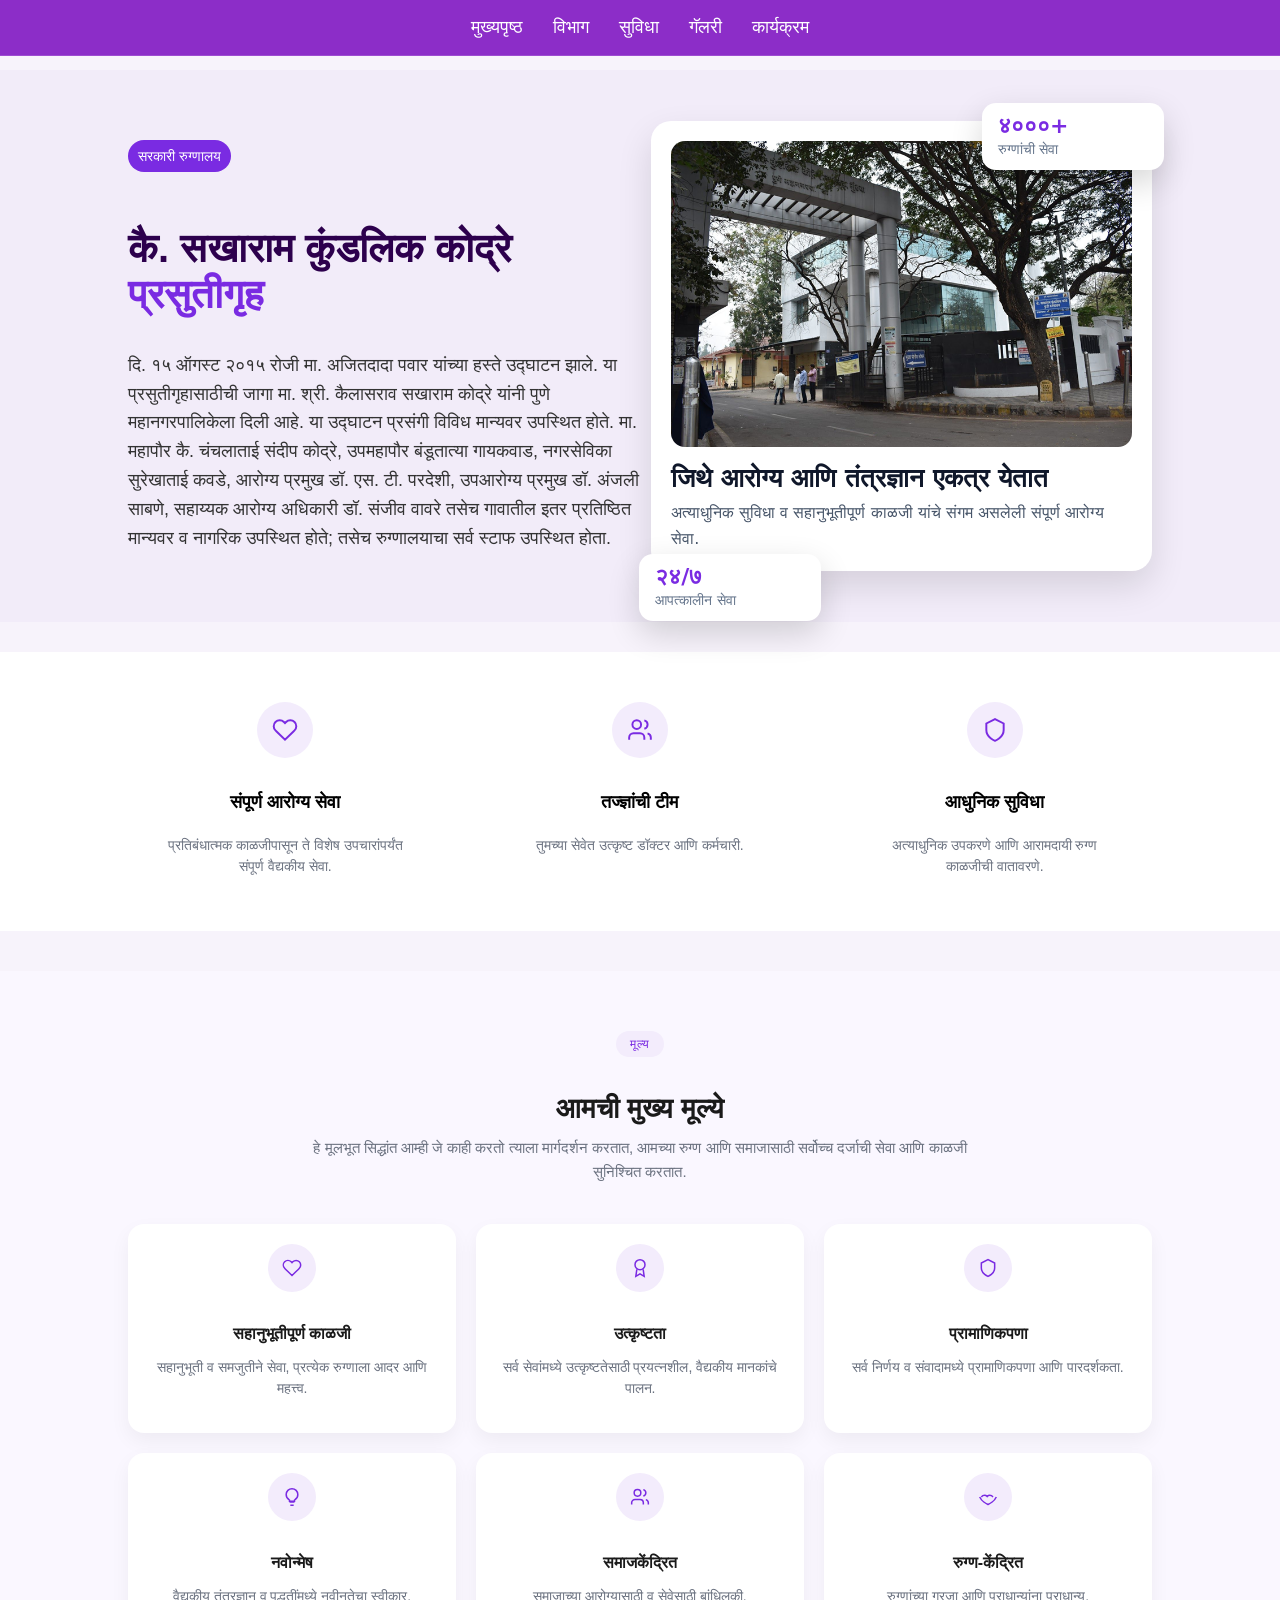
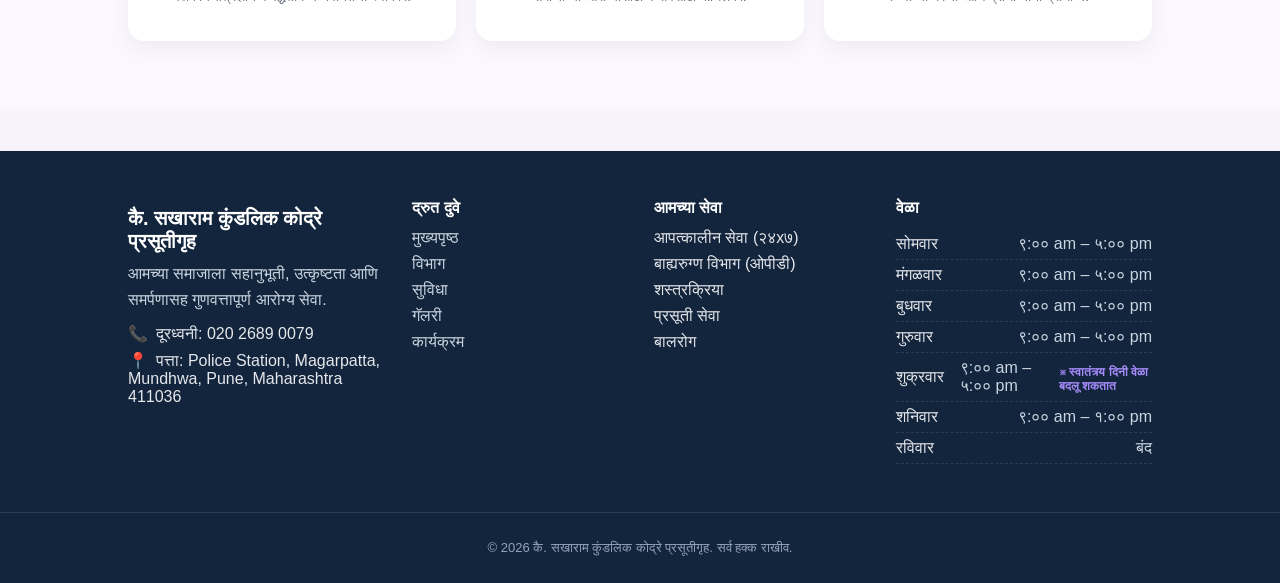
<file: index.html>
<!DOCTYPE html>
<html lang="mr">
<head>
  <meta charset="UTF-8">
  <meta name="viewport" content="width=device-width, initial-scale=1.0">
  <title>रुग्णालय संकेतस्थळ</title>
  <link rel="stylesheet" href="CSS_SHEETS/indexstyle.css">
</head>
<body>


  <!-- NAVBAR -->
  <header>
    <nav class="navbar">
  <a href="index.html">मुख्यपृष्ठ</a>
  <a href="departments.html">विभाग</a>
  <a href="infrastructure.html">सुविधा</a>
  <a href="gallery.html">गॅलरी</a>
  <a href="programs.html">कार्यक्रम</a>
</nav>

  </header>

  <!-- HERO SECTION -->
  <section class="hero">
    <div class="hero-text">
      <p style="background:#7a2be2; color:white; display:inline-block; padding:5px 10px; border-radius:20px; font-size:14px;">
        सरकारी रुग्णालय
      </p>
      <h1>कै. सखाराम कुंडलिक कोद्रे <span>प्रसुतीगृह</span></h1>
      <p>
        दि. १५ ऑगस्ट २०१५ रोजी मा. अजितदादा पवार यांच्या हस्ते उद्घाटन झाले. या प्रसुतीगृहासाठीची जागा मा. श्री. कैलासराव सखाराम कोद्रे यांनी पुणे महानगरपालिकेला दिली आहे. या उद्घाटन प्रसंगी विविध मान्यवर उपस्थित होते. मा. महापौर कै. चंचलाताई संदीप कोद्रे, उपमहापौर बंडूतात्या गायकवाड, नगरसेविका सुरेखाताई कवडे, आरोग्य प्रमुख डॉ. एस. टी. परदेशी, उपआरोग्य प्रमुख डॉ. अंजली साबणे, सहाय्यक आरोग्य अधिकारी डॉ. संजीव वावरे तसेच गावातील इतर प्रतिष्ठित मान्यवर व नागरिक उपस्थित होते; तसेच रुग्णालयाचा सर्व स्टाफ उपस्थित होता.
      </p>
      
    </div>

    <div class="image-card">
      <img src="images/hosp image.png" alt="रुग्णालयाचे चित्र">

      <div class="stat-badge badge-top-right">
        <h4>४०००+</h4>
        <p>रुग्णांची सेवा</p>
      </div>

      <div class="stat-badge badge-bottom-left">
        <h4>२४/७</h4>
        <p>आपत्कालीन सेवा</p>
      </div>

      <h3 class="card-title">जिथे आरोग्य आणि तंत्रज्ञान एकत्र येतात</h3>
      <p class="card-text">
        अत्याधुनिक सुविधा व सहानुभूतीपूर्ण काळजी यांचे संगम असलेली संपूर्ण आरोग्य सेवा.
      </p>
    </div>
  </section>
<!-- ===== FEATURES: 3 Items ===== -->
<section class="features-3">
  <div class="f3-wrap">
    <div class="f3-item">
      <span class="f3-icon" aria-hidden="true">
        <!-- Heart icon -->
        <svg viewBox="0 0 24 24" width="26" height="26" fill="none" stroke="currentColor" stroke-width="1.8">
          <path d="M20.8 4.6a5.5 5.5 0 0 0-7.8 0L12 5.6l-1-1a5.5 5.5 0 0 0-7.8 7.8l1 1L12 21l7.8-7.6 1-1a5.5 5.5 0 0 0 0-7.8Z"/>
        </svg>
      </span>
      <h3>संपूर्ण आरोग्य सेवा</h3>
      <p>प्रतिबंधात्मक काळजीपासून ते विशेष उपचारांपर्यंत संपूर्ण वैद्यकीय सेवा.</p>
    </div>

    <div class="f3-item">
      <span class="f3-icon" aria-hidden="true">
        <!-- Users icon -->
        <svg viewBox="0 0 24 24" width="26" height="26" fill="none" stroke="currentColor" stroke-width="1.8">
          <path d="M16 21v-2a4 4 0 0 0-4-4H6a4 4 0 0 0-4 4v2"/>
          <circle cx="9" cy="7" r="4"/>
          <path d="M22 21v-2a4 4 0 0 0-3-3.87M16 3.13a4 4 0 0 1 0 7.75"/>
        </svg>
      </span>
      <h3>तज्ज्ञांची टीम</h3>
      <p>तुमच्या सेवेत उत्कृष्ट डॉक्टर आणि कर्मचारी.</p>
    </div>

    <div class="f3-item">
      <span class="f3-icon" aria-hidden="true">
        <!-- Shield icon -->
        <svg viewBox="0 0 24 24" width="26" height="26" fill="none" stroke="currentColor" stroke-width="1.8">
          <path d="M12 22s8-3 8-10V6l-8-4-8 4v6c0 7 8 10 8 10Z"/>
        </svg>
      </span>
      <h3>आधुनिक सुविधा</h3>
      <p>अत्याधुनिक उपकरणे आणि आरामदायी रुग्ण काळजीची वातावरणे.</p>
    </div>
  </div>
</section>


<!-- ===== CORE VALUES SECTION ===== -->
<section class="core-values">
  <div class="cv-header">
    <span class="cv-chip">मूल्य</span>
    <h2>आमची मुख्य मूल्ये</h2>
    <p class="cv-subtitle">
      हे मूलभूत सिद्धांत आम्ही जे काही करतो त्याला मार्गदर्शन करतात, आमच्या रुग्ण आणि समाजासाठी सर्वोच्च दर्जाची सेवा आणि काळजी सुनिश्चित करतात.
    </p>
  </div>

  <div class="cv-grid">
    <div class="cv-card">
      <span class="cv-icon">
        <!-- Heart Icon -->
        <svg viewBox="0 0 24 24" width="20" height="20" fill="none" stroke="currentColor" stroke-width="1.8">
          <path d="M20.8 4.6a5.5 5.5 0 0 0-7.8 0L12 5.6l-1-1a5.5 5.5 0 0 0-7.8 7.8l1 1L12 21l7.8-7.6 1-1a5.5 5.5 0 0 0 0-7.8Z"/>
        </svg>
      </span>
      <h4>सहानुभूतीपूर्ण काळजी</h4>
      <p>सहानुभूती व समजुतीने सेवा, प्रत्येक रुग्णाला आदर आणि महत्त्व.</p>
    </div>

    <div class="cv-card">
      <span class="cv-icon">
        <!-- Award Icon -->
        <svg viewBox="0 0 24 24" width="20" height="20" fill="none" stroke="currentColor" stroke-width="1.8">
          <circle cx="12" cy="8" r="6"/>
          <path d="M8.2 13.6 7 22l5-3 5 3-1.2-8.4"/>
        </svg>
      </span>
      <h4>उत्कृष्टता</h4>
      <p>सर्व सेवांमध्ये उत्कृष्टतेसाठी प्रयत्नशील, वैद्यकीय मानकांचे पालन.</p>
    </div>

    <div class="cv-card">
      <span class="cv-icon">
        <!-- Shield Icon -->
        <svg viewBox="0 0 24 24" width="20" height="20" fill="none" stroke="currentColor" stroke-width="1.8">
          <path d="M12 22s8-3 8-10V6l-8-4-8 4v6c0 7 8 10 8 10Z"/>
        </svg>
      </span>
      <h4>प्रामाणिकपणा</h4>
      <p>सर्व निर्णय व संवादामध्ये प्रामाणिकपणा आणि पारदर्शकता.</p>
    </div>

    <div class="cv-card">
      <span class="cv-icon">
        <!-- Lightbulb Icon -->
        <svg viewBox="0 0 24 24" width="20" height="20" fill="none" stroke="currentColor" stroke-width="1.8">
          <path d="M9 18h6M10 22h4M12 2a7 7 0 0 0-7 7c0 2.5 1.2 4.7 3.2 6l.8.6v1.4h6V15.6l.8-.6A7 7 0 0 0 19 9a7 7 0 0 0-7-7Z"/>
        </svg>
      </span>
      <h4>नवोन्मेष</h4>
      <p>वैद्यकीय तंत्रज्ञान व पद्धतींमध्ये नवीनतेचा स्वीकार.</p>
    </div>

    <div class="cv-card">
      <span class="cv-icon">
        <!-- Users Icon -->
        <svg viewBox="0 0 24 24" width="20" height="20" fill="none" stroke="currentColor" stroke-width="1.8">
          <path d="M16 21v-2a4 4 0 0 0-4-4H6a4 4 0 0 0-4 4v2"/>
          <circle cx="9" cy="7" r="4"/>
          <path d="M22 21v-2a4 4 0 0 0-3-3.87M16 3.13a4 4 0 0 1 0 7.75"/>
        </svg>
      </span>
      <h4>समाजकेंद्रित</h4>
      <p>समाजाच्या आरोग्यासाठी व सेवेसाठी बांधिलकी.</p>
    </div>

    <div class="cv-card">
      <span class="cv-icon">
        <!-- Heart Hands Icon -->
        <svg viewBox="0 0 24 24" width="20" height="20" fill="none" stroke="currentColor" stroke-width="1.8">
          <path d="M4 12s1.5-2 4-2c1 0 2 .5 3 1.5 1-1 2-1.5 3-1.5 2.5 0 4 2 4 2"/>
          <path d="M2 12s2 4 5 6 5 3 5 3 2-1 5-3 5-6 5-6"/>
        </svg>
      </span>
      <h4>रुग्ण-केंद्रित</h4>
      <p>रुग्णांच्या गरजा आणि प्राधान्यांना प्राधान्य.</p>
    </div>
  </div>
</section>

  <!-- ===== FOOTER ===== -->
<footer class="site-footer">
  <div class="footer-wrap">
    <!-- Brand / About -->
    <div class="foot-col foot-brand">
      
      <h3>कै. सखाराम कुंडलिक कोद्रे प्रसूतीगृह</h3>
      <p class="foot-desc">
        आमच्या समाजाला सहानुभूती, उत्कृष्टता आणि समर्पणासह गुणवत्तापूर्ण आरोग्य सेवा.
      </p>

      <ul class="foot-contact">
        <li><span>📞</span>दूरध्वनी: <a href="tel:02026890079">020 2689 0079</a></li>
        <li><span>📍</span>पत्ता: Police Station, Magarpatta, Mundhwa, Pune, Maharashtra 411036</li>
      </ul>
    </div>

    <!-- Quick Links -->
    <div class="foot-col">
      <h4>द्रुत दुवे</h4>
      <ul class="foot-links">
        <li><a href="index.html">मुख्यपृष्ठ</a></li>
        <li><a href="departments.html">विभाग</a></li>
        <li><a href="infrastructure.html">सुविधा</a></li>
        <li><a href="gallery.html">गॅलरी</a></li>
        <li><a href="programs.html">कार्यक्रम</a></li>
      </ul>
    </div>

    <!-- Services list (optional) -->
    <div class="foot-col">
      <h4>आमच्या सेवा</h4>
      <ul class="foot-links">
        <li>आपत्कालीन सेवा (२४x७)</li>
        <li>बाह्यरुग्ण विभाग (ओपीडी)</li>
        <li>शस्त्रक्रिया</li>
        <li>प्रसूती सेवा</li>
        <li>बालरोग</li>
      </ul>
    </div>

    <!-- Hours / Timing -->
    <div class="foot-col">
      <h4>वेळा</h4>
      <ul class="foot-hours">
        <li><span>सोमवार</span><em>९:०० am – ५:०० pm</em></li>
        <li><span>मंगळवार</span><em>९:०० am – ५:०० pm</em></li>
        <li><span>बुधवार</span><em>९:०० am – ५:०० pm</em></li>
        <li><span>गुरुवार</span><em>९:०० am – ५:०० pm</em></li>
        <li><span>शुक्रवार</span><em>९:०० am – ५:०० pm</em> <b class="note">※ स्वातंत्र्य दिनी वेळा बदलू शकतात</b></li>
        <li><span>शनिवार</span><em>९:०० am – १:०० pm</em></li>
        <li><span>रविवार</span><em>बंद</em></li>
      </ul>
    </div>
  </div>

  <div class="foot-bottom">
    <p>© <span id="yr"></span> कै. सखाराम कुंडलिक कोद्रे प्रसूतीगृह. सर्व हक्क राखीव.</p>
  </div>
</footer>

<script>
  // set current year in footer
  document.getElementById('yr').textContent = new Date().getFullYear();
</script>
</body>
</html>
</file>
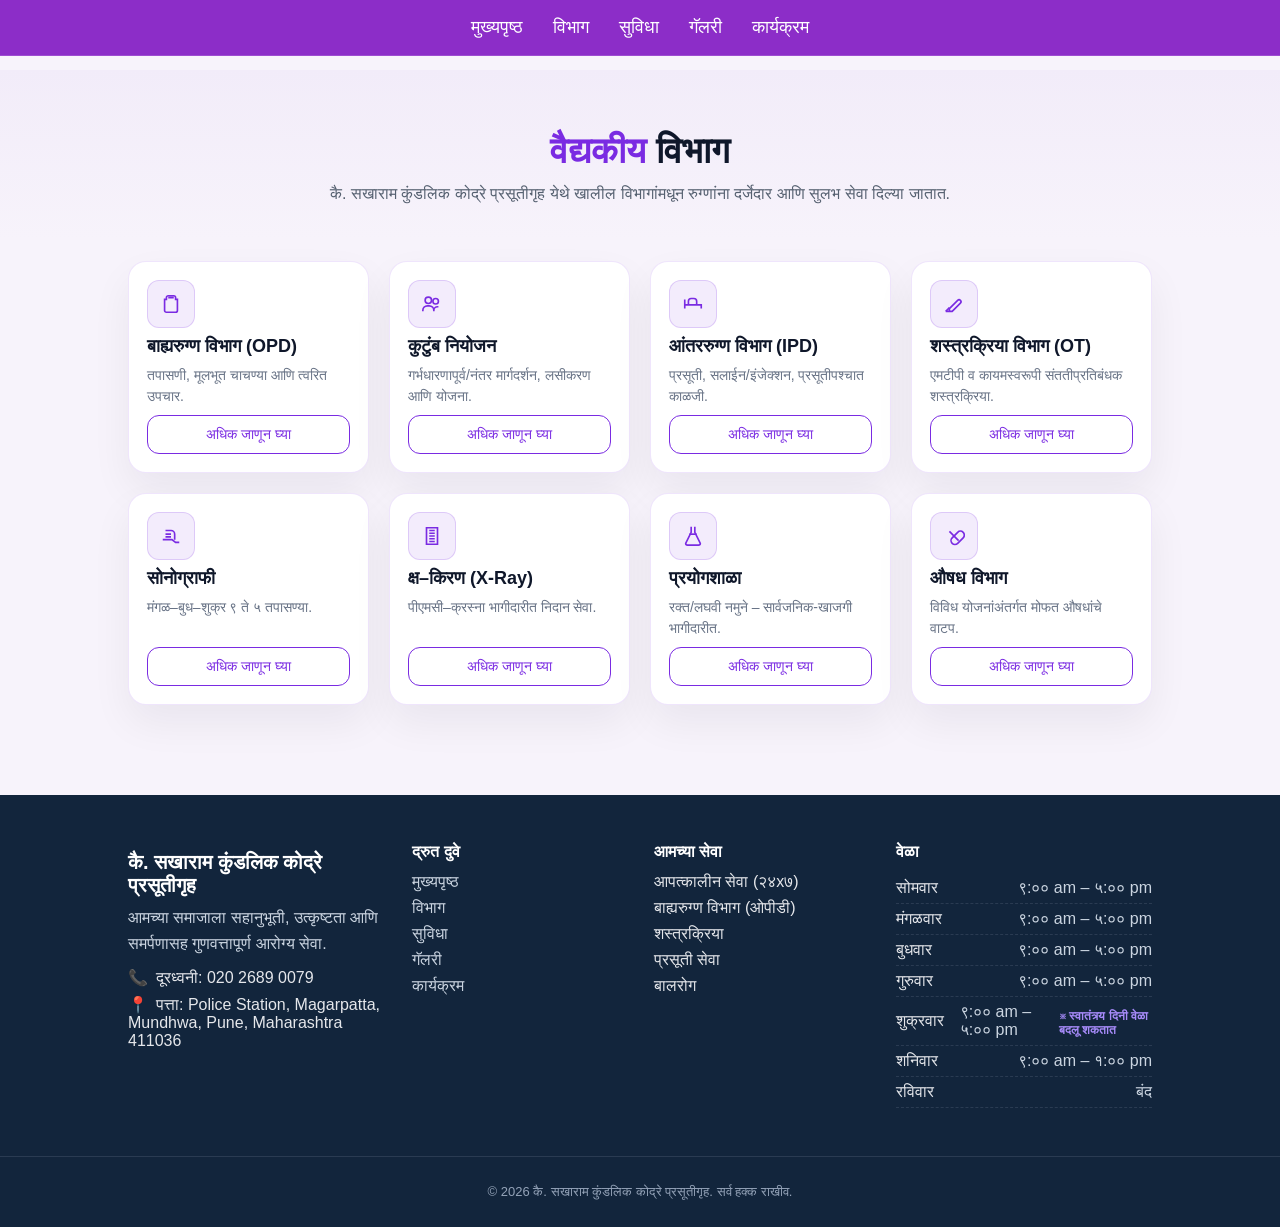
<file: departments.html>
<!DOCTYPE html>
<html lang="mr">
<head>
  <meta charset="UTF-8" />
  <meta name="viewport" content="width=device-width, initial-scale=1.0"/>
  <title>वैद्यकीय विभाग</title>
  <link rel="stylesheet" href="CSS_SHEETS/departments.css">
</head>
<body>

  <!-- NAVBAR (same across site) -->
  <header>
    <nav class="navbar">
  <a href="index.html">मुख्यपृष्ठ</a>
  <a href="departments.html">विभाग</a>
  <a href="infrastructure.html">सुविधा</a>
  <a href="gallery.html">गॅलरी</a>
  <a href="programs.html">कार्यक्रम</a>
</nav>

  </header>

  <!-- HERO -->
  <section class="dept-hero">
    <div class="dept-hero-inner">
      <h1><span>वैद्यकीय</span> विभाग</h1>
      <p>कै. सखाराम कुंडलिक कोद्रे प्रसूतीगृह येथे खालील विभागांमधून रुग्णांना दर्जेदार आणि सुलभ सेवा दिल्या जातात.</p>
    </div>
  </section>

  <!-- GRID -->
  <section class="dept-grid">
    <!-- OPD -->
    <div class="dept-card">
      <span class="i">
        <svg viewBox="0 0 24 24"><path d="M9 5h6M9 3h6a2 2 0 0 1 2 2v2h2v12a2 2 0 0 1-2 2H7a2 2 0 0 1-2-2V7h2V5a2 2 0 0 1 2-2z"/></svg>
      </span>
      <h3>बाह्यरुग्ण विभाग (OPD)</h3>
      <p>तपासणी, मूलभूत चाचण्या आणि त्वरित उपचार.</p>
      <a class="see-more" href="#opd-modal">अधिक जाणून घ्या</a>
    </div>

    <!-- FP -->
    <div class="dept-card">
      <span class="i">
        <svg viewBox="0 0 24 24"><circle cx="8" cy="8" r="3.5"/><circle cx="16" cy="9" r="3"/><path d="M2 20v-1a5 5 0 0 1 5-5h2a5 5 0 0 1 5 5v1M14 20v-1a4 4 0 0 1 4-4h1"/></svg>
      </span>
      <h3>कुटुंब नियोजन</h3>
      <p>गर्भधारणापूर्व/नंतर मार्गदर्शन, लसीकरण आणि योजना.</p>
      <a class="see-more" href="#fp-modal">अधिक जाणून घ्या</a>
    </div>

    <!-- IPD -->
    <div class="dept-card">
      <span class="i">
        <svg viewBox="0 0 24 24"><path d="M3 7v10M3 13h18v4M7 13V9a3 3 0 0 1 3-3h3a3 3 0 0 1 3 3v4"/></svg>
      </span>
      <h3>आंतररुग्ण विभाग (IPD)</h3>
      <p>प्रसूती, सलाईन/इंजेक्शन, प्रसूतीपश्चात काळजी.</p>
      <a class="see-more" href="#ipd-modal">अधिक जाणून घ्या</a>
    </div>

    <!-- OT -->
    <div class="dept-card">
      <span class="i">
        <svg viewBox="0 0 24 24"><path d="M3 20h7l9-9a2 2 0 0 0-3-3l-9 9v3"/><path d="M3 20l4-4"/></svg>
      </span>
      <h3>शस्त्रक्रिया विभाग (OT)</h3>
      <p>एमटीपी व कायमस्वरूपी संततीप्रतिबंधक शस्त्रक्रिया.</p>
      <a class="see-more" href="#ot-modal">अधिक जाणून घ्या</a>
    </div>

    <!-- Sonography -->
    <div class="dept-card">
      <span class="i">
        <svg viewBox="0 0 24 24"><path d="M3 16h10l4 3h4M6 6h6a4 4 0 0 1 4 4v6"/><path d="M6 10h6M6 13h6"/></svg>
      </span>
      <h3>सोनोग्राफी</h3>
      <p>मंगळ–बुध–शुक्र ९ ते ५ तपासण्या.</p>
      <a class="see-more" href="#sono-modal">अधिक जाणून घ्या</a>
    </div>

    <!-- X-Ray -->
    <div class="dept-card">
      <span class="i">
        <svg viewBox="0 0 24 24"><path d="M6 3h12v18H6z"/><path d="M9 6h6M9 9h6M9 12h6M9 15h6M9 18h6"/></svg>
      </span>
      <h3>क्ष–किरण (X-Ray)</h3>
      <p>पीएमसी–क्रस्ना भागीदारीत निदान सेवा.</p>
      <a class="see-more" href="#xray-modal">अधिक जाणून घ्या</a>
    </div>

    <!-- Lab -->
    <div class="dept-card">
      <span class="i">
        <svg viewBox="0 0 24 24"><path d="M10 2v6L4 20a2 2 0 0 0 2 2h12a2 2 0 0 0 2-2L14 8V2"/><path d="M8 10h8"/></svg>
      </span>
      <h3>प्रयोगशाळा</h3>
      <p>रक्त/लघवी नमुने – सार्वजनिक-खाजगी भागीदारीत.</p>
      <a class="see-more" href="#lab-modal">अधिक जाणून घ्या</a>
    </div>

    <!-- Pharmacy -->
    <div class="dept-card">
      <span class="i">
        <svg viewBox="0 0 24 24"><path d="M10 14l6-6a4 4 0 0 1 6 6l-6 6a4 4 0 0 1-6-6z"/><path d="M7 7l10 10"/></svg>
      </span>
      <h3>औषध विभाग</h3>
      <p>विविध योजनांअंतर्गत मोफत औषधांचे वाटप.</p>
      <a class="see-more" href="#pharm-modal">अधिक जाणून घ्या</a>
    </div>
  </section>

  <!-- ===== CSS-ONLY MODALS (no JS) ===== -->

  <!-- OPD -->
  <section id="opd-modal" class="modal" aria-hidden="true">
    <div class="modal-card">
      <div class="modal-head">
        <h3>बाह्यरुग्ण विभाग (OPD)</h3>
        <a class="modal-close" href="#close">बंद</a>
      </div>
      <div class="modal-body">
        <p class="lead">या विभागांमध्ये खालील सुविधा पुरविल्या जातात:</p>
        <ul>
          <li>तापमान, रक्तदाब, वजन व उंची तपासणी</li>
          <li>वाफ देणे</li>
          <li>मलेरिया/डेंगू/चिकनगुनिया तपासणीसाठी रक्त नमुना</li>
          <li>छातीची पट्टी (E.C.G.)</li>
          <li>मलमपट्टी (Dressing)</li>
          <li>एचआयव्ही रक्त तपासणी (गरोदर व जनरल रुग्ण)</li>
          <li>Inj. ARV, Equirab, H1N1, TT, Vitcofol इ. आपत्कालीन इंजेक्शन्स</li>
          <li>आपत्कालीन परिस्थितीत OPD तत्त्वावर IV fluids</li>
        </ul>
      </div>
    </div>
    <a class="modal-backdrop" href="#close"></a>
  </section>

  <!-- Family Planning -->
  <section id="fp-modal" class="modal" aria-hidden="true">
    <div class="modal-card">
      <div class="modal-head">
        <h3>कुटुंब नियोजन विभाग</h3>
        <a class="modal-close" href="#close">बंद</a>
      </div>
      <div class="modal-body">
        <ul>
          <li>जननी सुरक्षा योजनेअंतर्गत गरोदर मातांची नोंदणी व नियमित तपासणी</li>
          <li>प्रधानमंत्री मातृ वंदना योजना (PMMVY) राबविणे</li>
          <li>दर महिन्याच्या ९ तारखेला प्रधानमंत्री सुरक्षित मातृत्व अभियान</li>
          <li>गरोदर मातांचे तसेच ०–१६ वयोगटातील बालकांचे लसीकरण</li>
          <li>तात्पुरत्या पद्धतींचे मार्गदर्शन/वाटप (निरोध, गोळ्या, इंजेक्शन)</li>
          <li>Cu-T बसविणे</li>
          <li>कायमस्वरूपी कुटुंब नियोजन शस्त्रक्रियांची माहिती व प्रेरणा</li>
          <li>स्तनदा मातांना आरोग्य विषयक सल्ला</li>
          <li>एकात्मिक बाल विकास सेवा; अंगणवाडी/आशा कार्यकर्तींना मार्गदर्शन</li>
          <li>नागरी आरोग्य पोषक दिन (U.H.N.D.), असंसर्गजन्य रोगांचे शिबीर (N.C.D.)</li>
          <li>स्तनपान सप्ताह, Outreach Camp</li>
          <li>U.I.P. अंतर्गत लसी: IPV, MR, Oral Rotavirus, Td</li>
        </ul>
      </div>
    </div>
    <a class="modal-backdrop" href="#close"></a>
  </section>

  <!-- IPD -->
  <section id="ipd-modal" class="modal" aria-hidden="true">
    <div class="modal-card">
      <div class="modal-head">
        <h3>आंतररुग्ण विभाग (IPD)</h3>
        <a class="modal-close" href="#close">बंद</a>
      </div>
      <div class="modal-body">
        <ul>
          <li>गरोदर मातांची तपासणी व बाळाचे ठोके</li>
          <li>उलटी/मळमळ/जुलाब इ. लक्षणांवर डॉक्टरांच्या सल्ल्याने सलाईन व इंजेक्शन्स</li>
          <li>रक्तक्षय असलेल्या मातांसाठी Inj. Sucrofer 200mg सलाईन</li>
          <li>प्रसूती करणे व प्रसूतीपश्चात माते-बाळाची काळजी</li>
          <li>स्तनपानाविषयी मार्गदर्शन, आरोग्य सल्ले व वेळेवर औषधे</li>
          <li>तांबी बसविणे व शस्त्रक्रिया केलेल्या रुग्णांची देखरेख</li>
          <li>१० आठवड्यांपर्यंत गर्भपातानंतर रुग्णांची काळजी</li>
          <li>मयत पास देणे</li>
          <li>प्रसूतीनंतर कुटुंब नियोजन पद्धतींचे मार्गदर्शन</li>
        </ul>
      </div>
    </div>
    <a class="modal-backdrop" href="#close"></a>
  </section>

  <!-- OT -->
  <section id="ot-modal" class="modal" aria-hidden="true">
    <div class="modal-card">
      <div class="modal-head">
        <h3>शस्त्रक्रिया विभाग (OT)</h3>
        <a class="modal-close" href="#close">बंद</a>
      </div>
      <div class="modal-body">
        <ul>
          <li>१० आठवड्यांपर्यंत गर्भपात (MTP)</li>
          <li>कायमस्वरूपी संततीप्रतिबंधक शस्त्रक्रिया</li>
        </ul>
      </div>
    </div>
    <a class="modal-backdrop" href="#close"></a>
  </section>

  <!-- Sonography -->
  <section id="sono-modal" class="modal" aria-hidden="true">
    <div class="modal-card">
      <div class="modal-head">
        <h3>सोनोग्राफी विभाग</h3>
        <a class="modal-close" href="#close">बंद</a>
      </div>
      <div class="modal-body">
        <p>दर <b>मंगळवार, बुधवार आणि शुक्रवार</b> रोजी <b>सकाळी ९ ते संध्याकाळी ५</b> या वेळेत गरोदर स्त्रिया व इतर सोनोग्राफी तपासण्या केल्या जातात.</p>
      </div>
    </div>
    <a class="modal-backdrop" href="#close"></a>
  </section>

  <!-- X-Ray -->
  <section id="xray-modal" class="modal" aria-hidden="true">
    <div class="modal-card">
      <div class="modal-head">
        <h3>क्ष-किरण विभाग (X-Ray)</h3>
        <a class="modal-close" href="#close">बंद</a>
      </div>
      <div class="modal-body">
        <p>पुणे महानगरपालिका व <b>क्रस्ना डायग्नोस्टिक प्रा. लि.</b> यांच्या संयुक्त उपक्रमाद्वारे सार्वजनिक-खाजगी भागीदारी तत्त्वावर एक्स-रे इत्यादी सेवा दिल्या जातात.</p>
      </div>
    </div>
    <a class="modal-backdrop" href="#close"></a>
  </section>

  <!-- Lab -->
  <section id="lab-modal" class="modal" aria-hidden="true">
    <div class="modal-card">
      <div class="modal-head">
        <h3>प्रयोगशाळा तपासणी</h3>
        <a class="modal-close" href="#close">बंद</a>
      </div>
      <div class="modal-body">
        <p>या विभागामध्ये देखील पुणे महानगरपालिका व क्रस्ना डायग्नोस्टिक प्रा. लि. यांच्या संयुक्त उपक्रमाद्वारे सार्वजनिक-खाजगी भागीदारी तत्त्वावर रुग्णाचे <b>रक्त व लघवीचे नमुने</b> तपासणीसाठी घेतले जातात.</p>
      </div>
    </div>
    <a class="modal-backdrop" href="#close"></a>
  </section>

  <!-- Pharmacy -->
  <section id="pharm-modal" class="modal" aria-hidden="true">
    <div class="modal-card">
      <div class="modal-head">
        <h3>औषध विभाग</h3>
        <a class="modal-close" href="#close">बंद</a>
      </div>
      <div class="modal-body">
        <ul>
          <li>सर्व रुग्णांना मोफत औषधांचे वाटप</li>
          <li>शहरी गरीब योजना व अंशदायी (C.H.S.) अंतर्गत औषधे</li>
          <li>क्षयरोग व कुष्ठरोगावरील औषधांचे वाटप</li>
        </ul>
      </div>
    </div>
    <a class="modal-backdrop" href="#close"></a>
  </section>
<footer class="site-footer">
  <div class="footer-wrap">
    <!-- Brand / About -->
    <div class="foot-col foot-brand">
      
      <h3>कै. सखाराम कुंडलिक कोद्रे प्रसूतीगृह</h3>
      <p class="foot-desc">
        आमच्या समाजाला सहानुभूती, उत्कृष्टता आणि समर्पणासह गुणवत्तापूर्ण आरोग्य सेवा.
      </p>

      <ul class="foot-contact">
        <li><span>📞</span>दूरध्वनी: <a href="tel:02026890079">020 2689 0079</a></li>
        <li><span>📍</span>पत्ता: Police Station, Magarpatta, Mundhwa, Pune, Maharashtra 411036</li>
      </ul>
    </div>

    <!-- Quick Links -->
    <div class="foot-col">
      <h4>द्रुत दुवे</h4>
      <ul class="foot-links">
        <li><a href="index.html">मुख्यपृष्ठ</a></li>
        <li><a href="departments.html">विभाग</a></li>
        <li><a href="infrastructure.html">सुविधा</a></li>
        <li><a href="gallery.html">गॅलरी</a></li>
        <li><a href="programs.html">कार्यक्रम</a></li>
      </ul>
    </div>

    <!-- Services list (optional) -->
    <div class="foot-col">
      <h4>आमच्या सेवा</h4>
      <ul class="foot-links">
        <li>आपत्कालीन सेवा (२४x७)</li>
        <li>बाह्यरुग्ण विभाग (ओपीडी)</li>
        <li>शस्त्रक्रिया</li>
        <li>प्रसूती सेवा</li>
        <li>बालरोग</li>
      </ul>
    </div>

    <!-- Hours / Timing -->
    <div class="foot-col">
      <h4>वेळा</h4>
      <ul class="foot-hours">
        <li><span>सोमवार</span><em>९:०० am – ५:०० pm</em></li>
        <li><span>मंगळवार</span><em>९:०० am – ५:०० pm</em></li>
        <li><span>बुधवार</span><em>९:०० am – ५:०० pm</em></li>
        <li><span>गुरुवार</span><em>९:०० am – ५:०० pm</em></li>
        <li><span>शुक्रवार</span><em>९:०० am – ५:०० pm</em> <b class="note">※ स्वातंत्र्य दिनी वेळा बदलू शकतात</b></li>
        <li><span>शनिवार</span><em>९:०० am – १:०० pm</em></li>
        <li><span>रविवार</span><em>बंद</em></li>
      </ul>
    </div>
  </div>

  <div class="foot-bottom">
    <p>© <span id="yr"></span> कै. सखाराम कुंडलिक कोद्रे प्रसूतीगृह. सर्व हक्क राखीव.</p>
  </div>
</footer>

<script>
  // set current year in footer
  document.getElementById('yr').textContent = new Date().getFullYear();
</script>
</body>
</html>
</file>
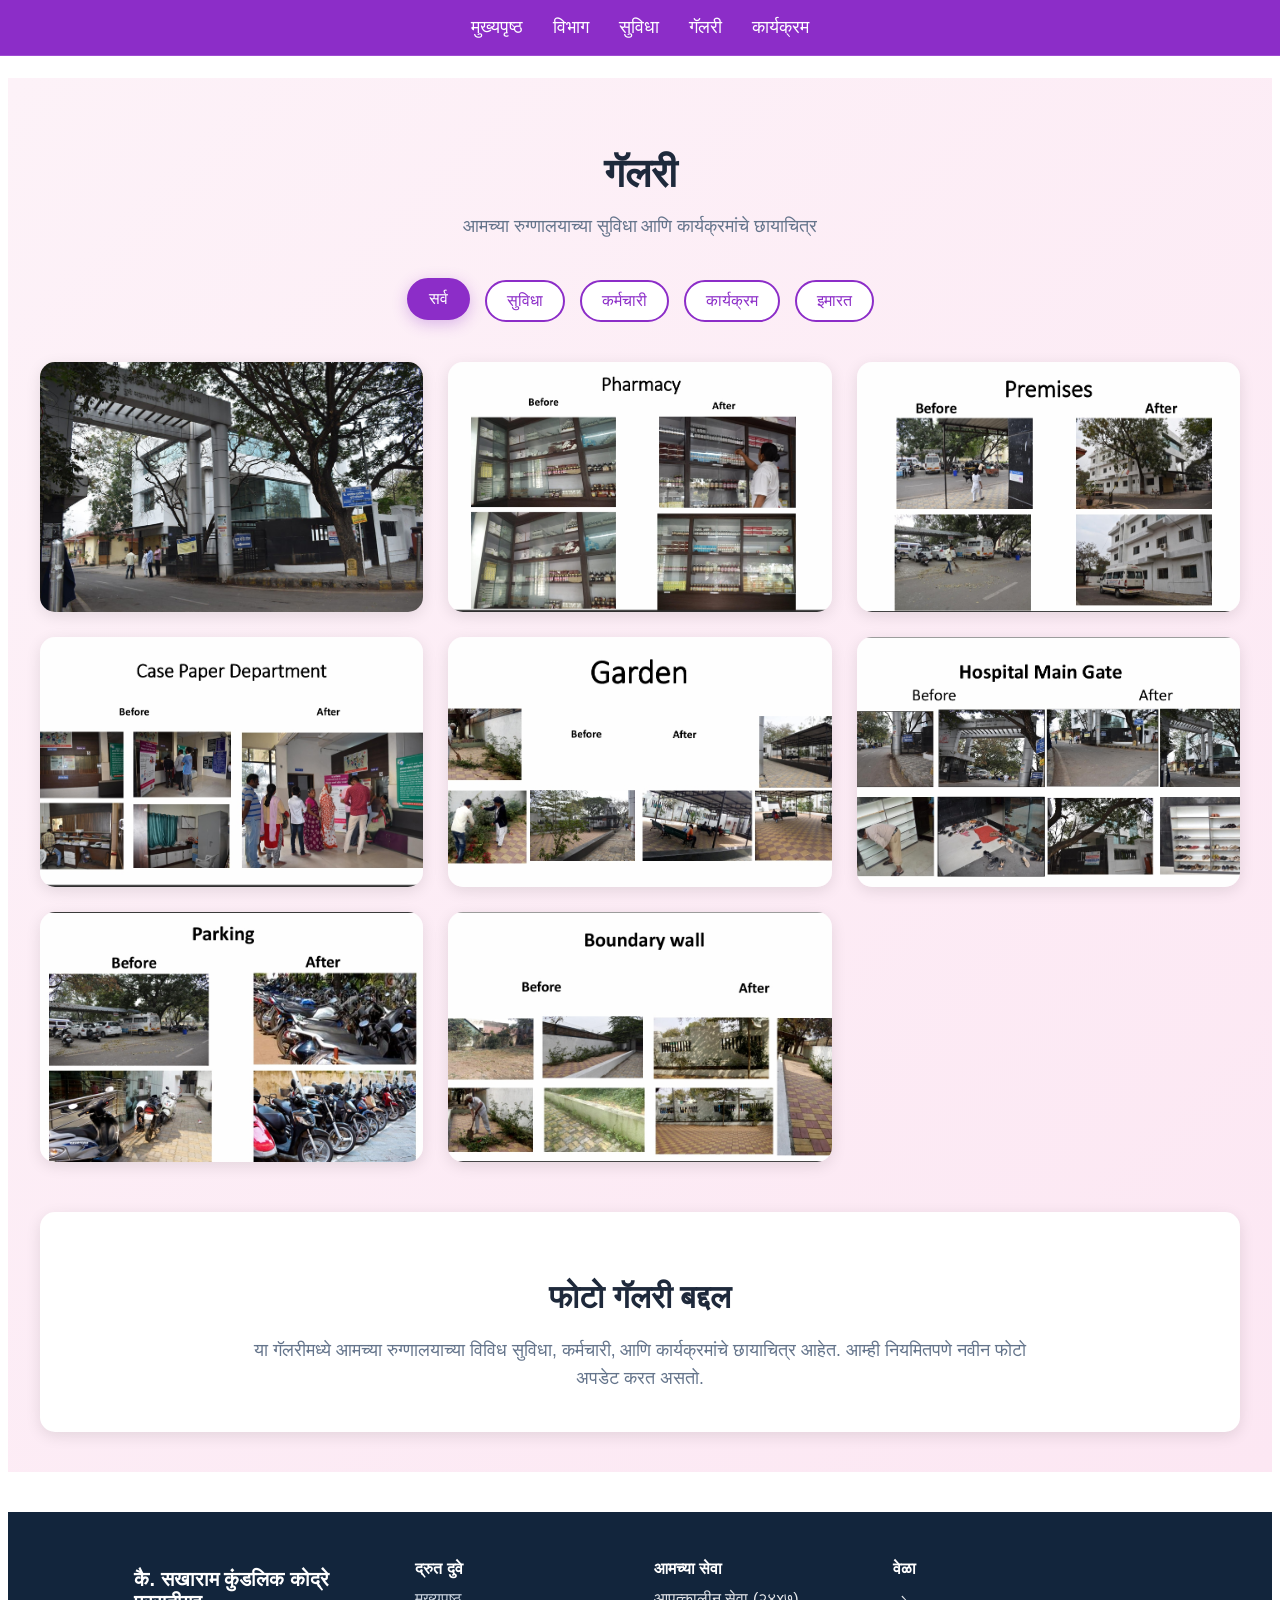
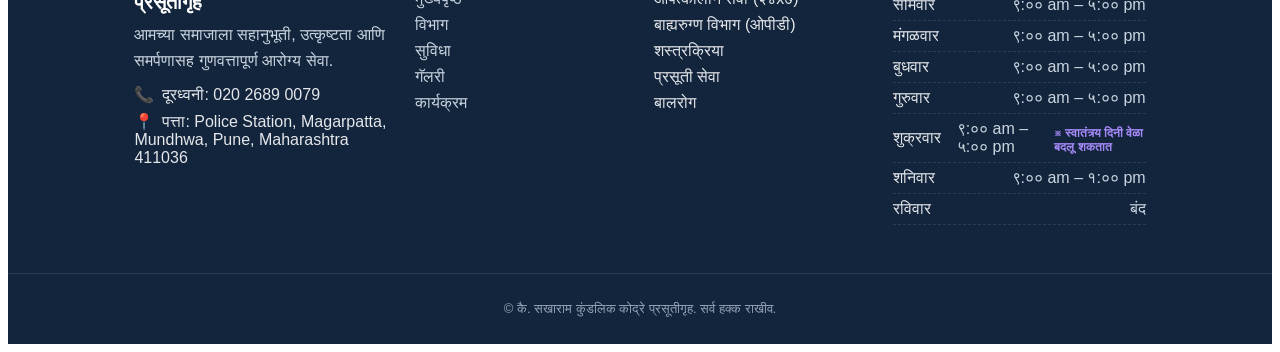
<file: gallery.html>
<!DOCTYPE html>
<html lang="mr">
<head>
  <meta charset="UTF-8">
  <meta name="viewport" content="width=device-width, initial-scale=1.0">
  <title>रुग्णालय संकेतस्थळ</title>
  <link rel="stylesheet" href="CSS_SHEETS/gallery.css">
</head>
<body>


  <!-- NAVBAR -->
  <header>
    <nav class="navbar">
  <a href="index.html">मुख्यपृष्ठ</a>
  <a href="departments.html">विभाग</a>
  <a href="infrastructure.html">सुविधा</a>
  <a href="gallery.html">गॅलरी</a>
  <a href="programs.html">कार्यक्रम</a>
</nav>

  </header>

  <!-- MAIN CONTENT -->
  <main class="gallery-main">
    <div class="container">
      <!-- Page Header -->
      <section class="page-header">
        <h1>गॅलरी</h1>
        <p>आमच्या रुग्णालयाच्या सुविधा आणि कार्यक्रमांचे छायाचित्र</p>
      </section>

      <!-- Gallery Categories -->
      <section class="gallery-categories">
        <button class="category-btn active" data-category="all">सर्व</button>
        <button class="category-btn" data-category="facilities">सुविधा</button>
        <button class="category-btn" data-category="staff">कर्मचारी</button>
        <button class="category-btn" data-category="events">कार्यक्रम</button>
        <button class="category-btn" data-category="infrastructure">इमारत</button>
      </section>

      <!-- Gallery Grid -->
      <section class="gallery-grid">
        <!-- Facilities Images -->
        <div class="gallery-item" data-category="facilities">
          <div class="gallery-card">
            <img src="images/hosp image.png" alt="रुग्णालय मुख्य इमारत" loading="lazy">
            <div class="gallery-overlay">
              <h3>मुख्य इमारत</h3>
              <p>आमच्या रुग्णालयाची आधुनिक इमारत</p>
            </div>
          </div>
        </div>

        <div class="gallery-item" data-category="facilities">
          <div class="gallery-card">
            <img src="images/pharmacy.jpeg" alt="फार्मसी" loading="lazy">
            <div class="gallery-overlay">
              <h3>फार्मसी</h3>
              <p>संपूर्ण औषध भांडार</p>
            </div>
          </div>
        </div>

        <div class="gallery-item" data-category="facilities">
          <div class="gallery-card">
            <img src="images/premises.jpeg" alt="रुग्णालय परिसर" loading="lazy">
            <div class="gallery-overlay">
              <h3>रुग्णालय परिसर</h3>
              <p>स्वच्छ आणि शांत वातावरण</p>
            </div>
          </div>
        </div>

        <!-- Staff Images -->
        <div class="gallery-item" data-category="staff">
          <div class="gallery-card">
            <img src="images/casePaper.jpeg" alt="केस पेपर" loading="lazy">
            <div class="gallery-overlay">
              <h3>वैद्यकीय नोंदी</h3>
              <p>रुग्णांच्या केस पेपर आणि नोंदी</p>
            </div>
          </div>
        </div>

        <!-- Events Images -->
        <div class="gallery-item" data-category="events">
          <div class="gallery-card">
            <img src="images/garden.jpeg" alt="बाग क्षेत्र" loading="lazy">
            <div class="gallery-overlay">
              <h3>बाग क्षेत्र</h3>
              <p>रुग्णांसाठी शांत बाग क्षेत्र</p>
            </div>
          </div>
        </div>

        <!-- Infrastructure Images -->
        <div class="gallery-item" data-category="infrastructure">
          <div class="gallery-card">
            <img src="images/maingate.jpeg" alt="मुख्य प्रवेशद्वार" loading="lazy">
            <div class="gallery-overlay">
              <h3>मुख्य प्रवेशद्वार</h3>
              <p>रुग्णालयाचा मुख्य प्रवेशद्वार</p>
            </div>
          </div>
        </div>

        <div class="gallery-item" data-category="infrastructure">
          <div class="gallery-card">
            <img src="images/parking.jpeg" alt="पार्किंग क्षेत्र" loading="lazy">
            <div class="gallery-overlay">
              <h3>पार्किंग सुविधा</h3>
              <p>रुग्ण आणि भेटणाऱ्यांसाठी पार्किंग</p>
            </div>
          </div>
        </div>

        <div class="gallery-item" data-category="infrastructure">
          <div class="gallery-card">
            <img src="images/boundaryWall.jpeg" alt="परिसर भिंत" loading="lazy">
            <div class="gallery-overlay">
              <h3>परिसर भिंत</h3>
              <p>सुरक्षित परिसरासाठी भिंत</p>
            </div>
          </div>
        </div>
      </section>

      <!-- Gallery Info -->
      <section class="gallery-info">
        <h2>फोटो गॅलरी बद्दल</h2>
        <p>या गॅलरीमध्ये आमच्या रुग्णालयाच्या विविध सुविधा, कर्मचारी, आणि कार्यक्रमांचे छायाचित्र आहेत. आम्ही नियमितपणे नवीन फोटो अपडेट करत असतो.</p>
      </section>
    </div>
  </main>

  <footer class="site-footer">
  <div class="footer-wrap">
    <!-- Brand / About -->
    <div class="foot-col foot-brand">
      
      <h3>कै. सखाराम कुंडलिक कोद्रे प्रसूतीगृह</h3>
      <p class="foot-desc">
        आमच्या समाजाला सहानुभूती, उत्कृष्टता आणि समर्पणासह गुणवत्तापूर्ण आरोग्य सेवा.
      </p>

      <ul class="foot-contact">
        <li><span>📞</span>दूरध्वनी: <a href="tel:02026890079">020 2689 0079</a></li>
        <li><span>📍</span>पत्ता: Police Station, Magarpatta, Mundhwa, Pune, Maharashtra 411036</li>
      </ul>
    </div>

    <!-- Quick Links -->
    <div class="foot-col">
      <h4>द्रुत दुवे</h4>
      <ul class="foot-links">
        <li><a href="index.html">मुख्यपृष्ठ</a></li>
        <li><a href="departments.html">विभाग</a></li>
        <li><a href="infrastructure.html">सुविधा</a></li>
        <li><a href="gallery.html">गॅलरी</a></li>
        <li><a href="programs.html">कार्यक्रम</a></li>
      </ul>
    </div>

    <!-- Services list (optional) -->
    <div class="foot-col">
      <h4>आमच्या सेवा</h4>
      <ul class="foot-links">
        <li>आपत्कालीन सेवा (२४x७)</li>
        <li>बाह्यरुग्ण विभाग (ओपीडी)</li>
        <li>शस्त्रक्रिया</li>
        <li>प्रसूती सेवा</li>
        <li>बालरोग</li>
      </ul>
    </div>

    <!-- Hours / Timing -->
    <div class="foot-col">
      <h4>वेळा</h4>
      <ul class="foot-hours">
        <li><span>सोमवार</span><em>९:०० am – ५:०० pm</em></li>
        <li><span>मंगळवार</span><em>९:०० am – ५:०० pm</em></li>
        <li><span>बुधवार</span><em>९:०० am – ५:०० pm</em></li>
        <li><span>गुरुवार</span><em>९:०० am – ५:०० pm</em></li>
        <li><span>शुक्रवार</span><em>९:०० am – ५:०० pm</em> <b class="note">※ स्वातंत्र्य दिनी वेळा बदलू शकतात</b></li>
        <li><span>शनिवार</span><em>९:०० am – १:०० pm</em></li>
        <li><span>रविवार</span><em>बंद</em></li>
      </ul>
    </div>
  </div>

  <div class="foot-bottom">
    <p>© <span id="yr"></span> कै. सखाराम कुंडलिक कोद्रे प्रसूतीगृह. सर्व हक्क राखीव.</p>
  </div>
</footer>

<script>
// Gallery category filtering
document.addEventListener('DOMContentLoaded', function() {
  const categoryBtns = document.querySelectorAll('.category-btn');
  const galleryItems = document.querySelectorAll('.gallery-item');

  categoryBtns.forEach(btn => {
    btn.addEventListener('click', function() {
      // Remove active class from all buttons
      categoryBtns.forEach(b => b.classList.remove('active'));
      // Add active class to clicked button
      this.classList.add('active');

      const category = this.getAttribute('data-category');

      // Filter gallery items
      galleryItems.forEach(item => {
        if (category === 'all' || item.getAttribute('data-category') === category) {
          item.style.display = 'block';
          setTimeout(() => {
            item.style.opacity = '1';
            item.style.transform = 'scale(1)';
          }, 10);
        } else {
          item.style.opacity = '0';
          item.style.transform = 'scale(0.8)';
          setTimeout(() => {
            item.style.display = 'none';
          }, 300);
        }
      });
    });
  });

  // Initialize gallery items with transition properties
  galleryItems.forEach(item => {
    item.style.transition = 'opacity 0.3s ease, transform 0.3s ease';
    item.style.opacity = '1';
    item.style.transform = 'scale(1)';
  });
});
</script>

</body>
</html>
</file>
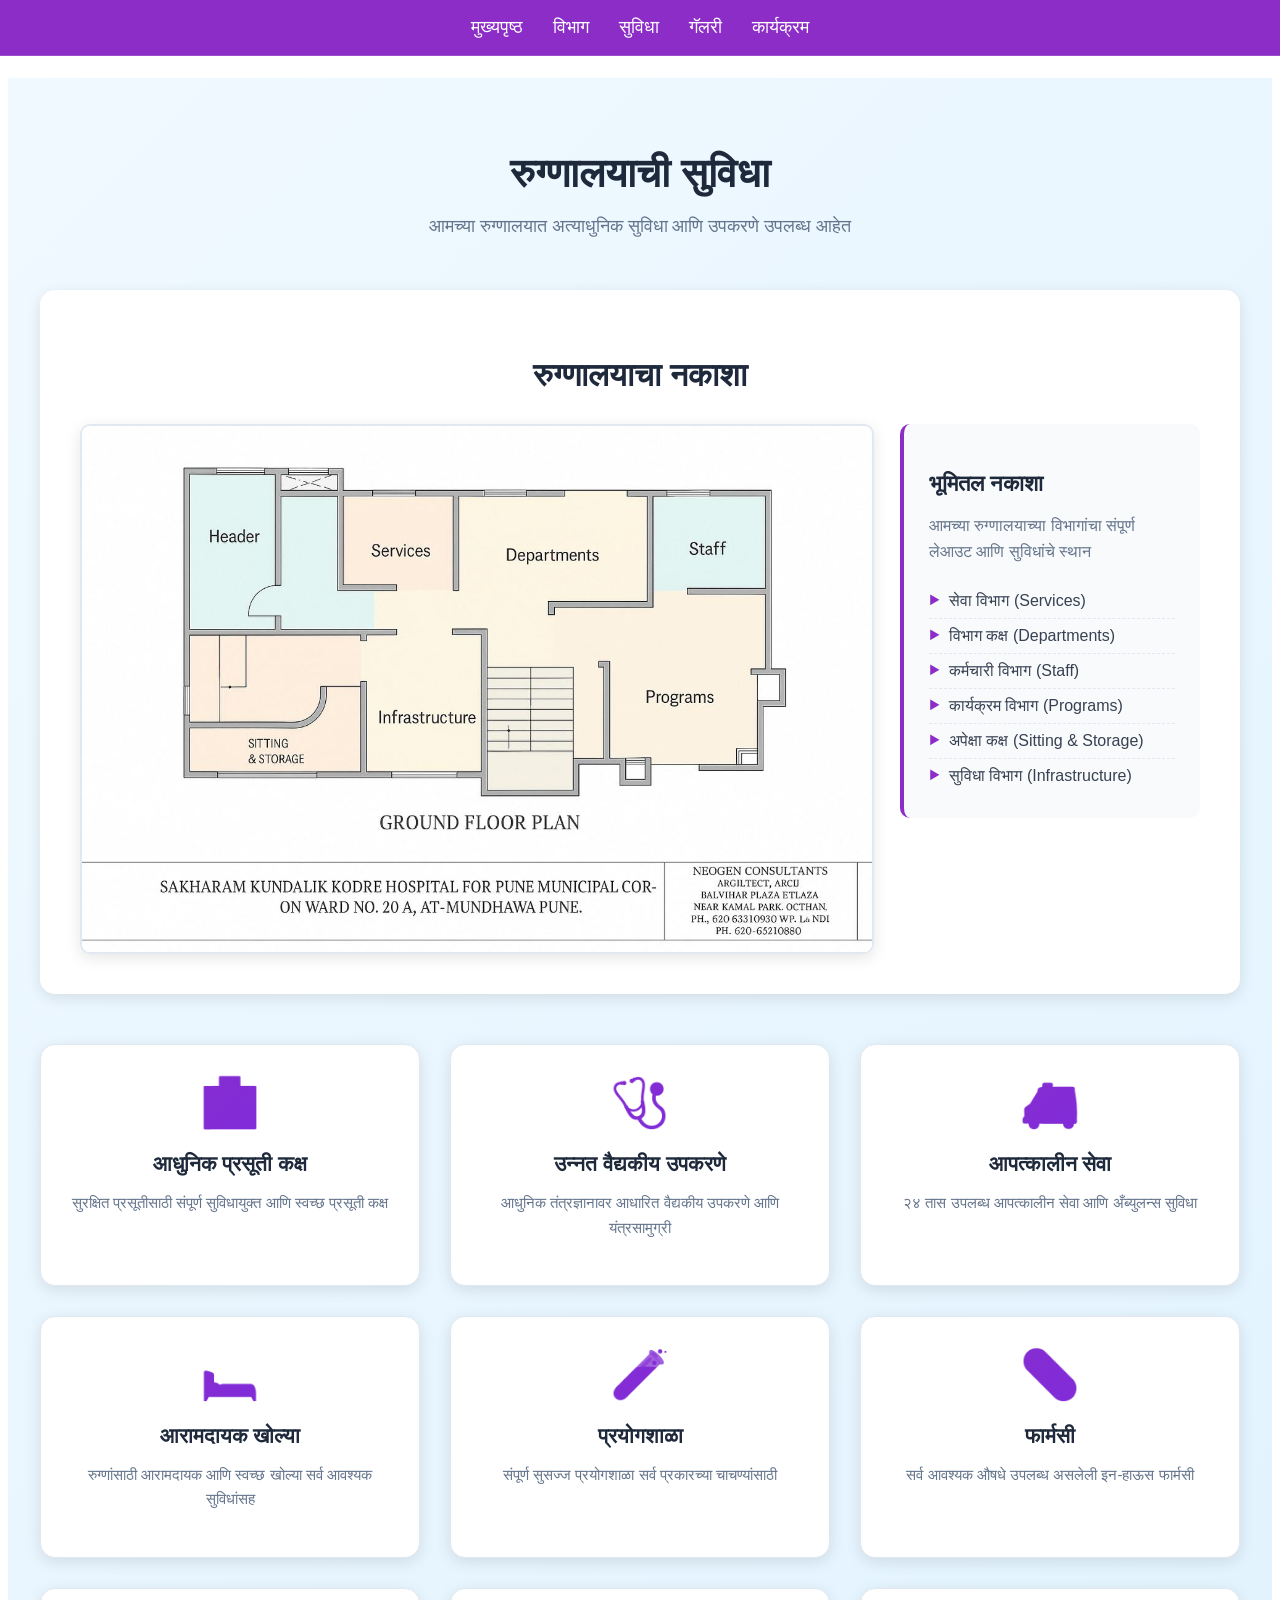
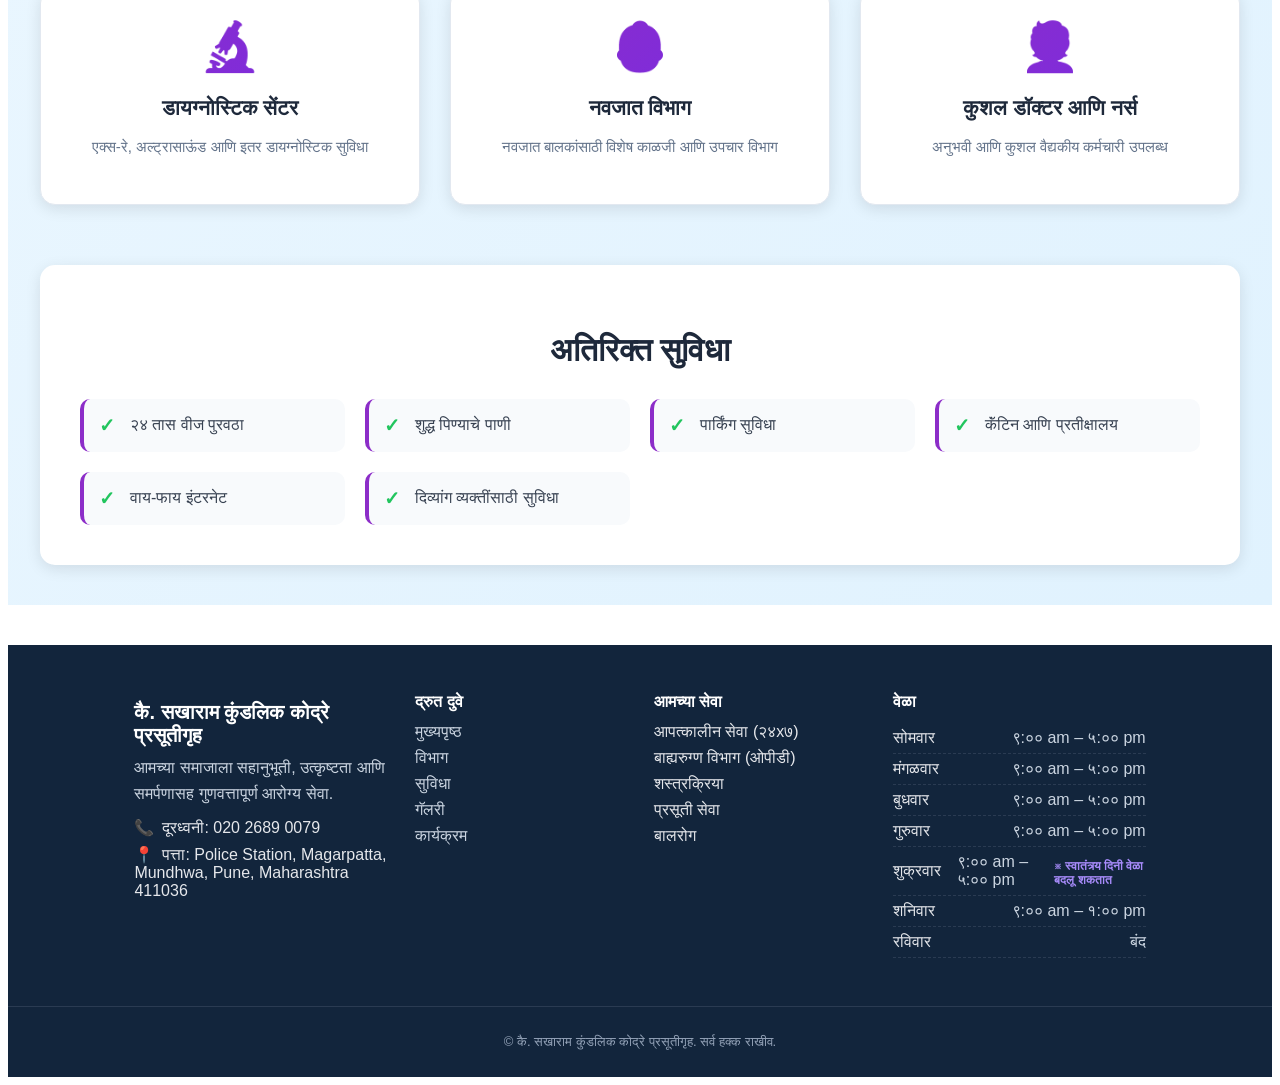
<file: infrastructure.html>
<!DOCTYPE html>
<html lang="mr">
<head>
  <meta charset="UTF-8">
  <meta name="viewport" content="width=device-width, initial-scale=1.0">
  <title>रुग्णालय संकेतस्थळ</title>
  <link rel="stylesheet" href="CSS_SHEETS/infrastructure.css">
</head>
<body>


  <!-- NAVBAR -->
  <header>
    <nav class="navbar">
  <a href="index.html">मुख्यपृष्ठ</a>
  <a href="departments.html">विभाग</a>
  <a href="infrastructure.html">सुविधा</a>
  <a href="gallery.html">गॅलरी</a>
  <a href="programs.html">कार्यक्रम</a>
</nav>

  </header>

  <!-- MAIN CONTENT -->
  <main class="infrastructure-main">
    <div class="container">
      <!-- Page Header -->
      <section class="page-header">
        <h1>रुग्णालयाची सुविधा</h1>
        <p>आमच्या रुग्णालयात अत्याधुनिक सुविधा आणि उपकरणे उपलब्ध आहेत</p>
      </section>

      <!-- Floor Plan Section -->
      <section class="floor-plan-section">
        <h2>रुग्णालयाचा नकाशा</h2>
        <div class="floor-plan-container">
          <img src="images/infastructre.jpeg" alt="रुग्णालयाचा मजला नकाशा" class="floor-plan-image">
          <div class="floor-plan-info">
            <h3>भूमितल नकाशा</h3>
            <p>आमच्या रुग्णालयाच्या विभागांचा संपूर्ण लेआउट आणि सुविधांचे स्थान</p>
            <ul class="plan-features">
              <li>सेवा विभाग (Services)</li>
              <li>विभाग कक्ष (Departments)</li>
              <li>कर्मचारी विभाग (Staff)</li>
              <li>कार्यक्रम विभाग (Programs)</li>
              <li>अपेक्षा कक्ष (Sitting & Storage)</li>
              <li>सुविधा विभाग (Infrastructure)</li>
            </ul>
          </div>
        </div>
      </section>

      <!-- Infrastructure Grid -->
      <section class="infrastructure-grid">
        <div class="facility-card">
          <div class="facility-icon">🏥</div>
          <h3>आधुनिक प्रसूती कक्ष</h3>
          <p>सुरक्षित प्रसूतीसाठी संपूर्ण सुविधायुक्त आणि स्वच्छ प्रसूती कक्ष</p>
        </div>

        <div class="facility-card">
          <div class="facility-icon">🩺</div>
          <h3>उन्नत वैद्यकीय उपकरणे</h3>
          <p>आधुनिक तंत्रज्ञानावर आधारित वैद्यकीय उपकरणे आणि यंत्रसामुग्री</p>
        </div>

        <div class="facility-card">
          <div class="facility-icon">🚑</div>
          <h3>आपत्कालीन सेवा</h3>
          <p>२४ तास उपलब्ध आपत्कालीन सेवा आणि अँब्युलन्स सुविधा</p>
        </div>

        <div class="facility-card">
          <div class="facility-icon">🛏️</div>
          <h3>आरामदायक खोल्या</h3>
          <p>रुग्णांसाठी आरामदायक आणि स्वच्छ खोल्या सर्व आवश्यक सुविधांसह</p>
        </div>

        <div class="facility-card">
          <div class="facility-icon">🧪</div>
          <h3>प्रयोगशाळा</h3>
          <p>संपूर्ण सुसज्ज प्रयोगशाळा सर्व प्रकारच्या चाचण्यांसाठी</p>
        </div>

        <div class="facility-card">
          <div class="facility-icon">💊</div>
          <h3>फार्मसी</h3>
          <p>सर्व आवश्यक औषधे उपलब्ध असलेली इन-हाऊस फार्मसी</p>
        </div>

        <div class="facility-card">
          <div class="facility-icon">🔬</div>
          <h3>डायग्नोस्टिक सेंटर</h3>
          <p>एक्स-रे, अल्ट्रासाऊंड आणि इतर डायग्नोस्टिक सुविधा</p>
        </div>

        <div class="facility-card">
          <div class="facility-icon">👶</div>
          <h3>नवजात विभाग</h3>
          <p>नवजात बालकांसाठी विशेष काळजी आणि उपचार विभाग</p>
        </div>

        <div class="facility-card">
          <div class="facility-icon">🧑‍⚕️</div>
          <h3>कुशल डॉक्टर आणि नर्स</h3>
          <p>अनुभवी आणि कुशल वैद्यकीय कर्मचारी उपलब्ध</p>
        </div>
      </section>

      <!-- Additional Features -->
      <section class="additional-features">
        <h2>अतिरिक्त सुविधा</h2>
        <div class="features-list">
          <div class="feature-item">
            <span class="checkmark">✓</span>
            <span>२४ तास वीज पुरवठा</span>
          </div>
          <div class="feature-item">
            <span class="checkmark">✓</span>
            <span>शुद्ध पिण्याचे पाणी</span>
          </div>
          <div class="feature-item">
            <span class="checkmark">✓</span>
            <span>पार्किंग सुविधा</span>
          </div>
          <div class="feature-item">
            <span class="checkmark">✓</span>
            <span>कॅंटिन आणि प्रतीक्षालय</span>
          </div>
          <div class="feature-item">
            <span class="checkmark">✓</span>
            <span>वाय-फाय इंटरनेट</span>
          </div>
          <div class="feature-item">
            <span class="checkmark">✓</span>
            <span>दिव्यांग व्यक्तींसाठी सुविधा</span>
          </div>
        </div>
      </section>
    </div>
  </main>

  <footer class="site-footer">
  <div class="footer-wrap">
    <!-- Brand / About -->
    <div class="foot-col foot-brand">
      
      <h3>कै. सखाराम कुंडलिक कोद्रे प्रसूतीगृह</h3>
      <p class="foot-desc">
        आमच्या समाजाला सहानुभूती, उत्कृष्टता आणि समर्पणासह गुणवत्तापूर्ण आरोग्य सेवा.
      </p>

      <ul class="foot-contact">
        <li><span>📞</span>दूरध्वनी: <a href="tel:02026890079">020 2689 0079</a></li>
        <li><span>📍</span>पत्ता: Police Station, Magarpatta, Mundhwa, Pune, Maharashtra 411036</li>
      </ul>
    </div>

    <!-- Quick Links -->
    <div class="foot-col">
      <h4>द्रुत दुवे</h4>
      <ul class="foot-links">
        <li><a href="index.html">मुख्यपृष्ठ</a></li>
        <li><a href="departments.html">विभाग</a></li>
        <li><a href="infrastructure.html">सुविधा</a></li>
        <li><a href="gallery.html">गॅलरी</a></li>
        <li><a href="programs.html">कार्यक्रम</a></li>
      </ul>
    </div>
    <!-- Services list (optional) -->
    <div class="foot-col">
      <h4>आमच्या सेवा</h4>
      <ul class="foot-links">
        <li>आपत्कालीन सेवा (२४x७)</li>
        <li>बाह्यरुग्ण विभाग (ओपीडी)</li>
        <li>शस्त्रक्रिया</li>
        <li>प्रसूती सेवा</li>
        <li>बालरोग</li>
      </ul>
    </div>

    <!-- Hours / Timing -->
    <div class="foot-col">
      <h4>वेळा</h4>
      <ul class="foot-hours">
        <li><span>सोमवार</span><em>९:०० am – ५:०० pm</em></li>
        <li><span>मंगळवार</span><em>९:०० am – ५:०० pm</em></li>
        <li><span>बुधवार</span><em>९:०० am – ५:०० pm</em></li>
        <li><span>गुरुवार</span><em>९:०० am – ५:०० pm</em></li>
        <li><span>शुक्रवार</span><em>९:०० am – ५:०० pm</em> <b class="note">※ स्वातंत्र्य दिनी वेळा बदलू शकतात</b></li>
        <li><span>शनिवार</span><em>९:०० am – १:०० pm</em></li>
        <li><span>रविवार</span><em>बंद</em></li>
      </ul>
    </div>
  </div>

  <div class="foot-bottom">
    <p>© <span id="yr"></span> कै. सखाराम कुंडलिक कोद्रे प्रसूतीगृह. सर्व हक्क राखीव.</p>
  </div>
</footer>

</body>
</html>
</file>
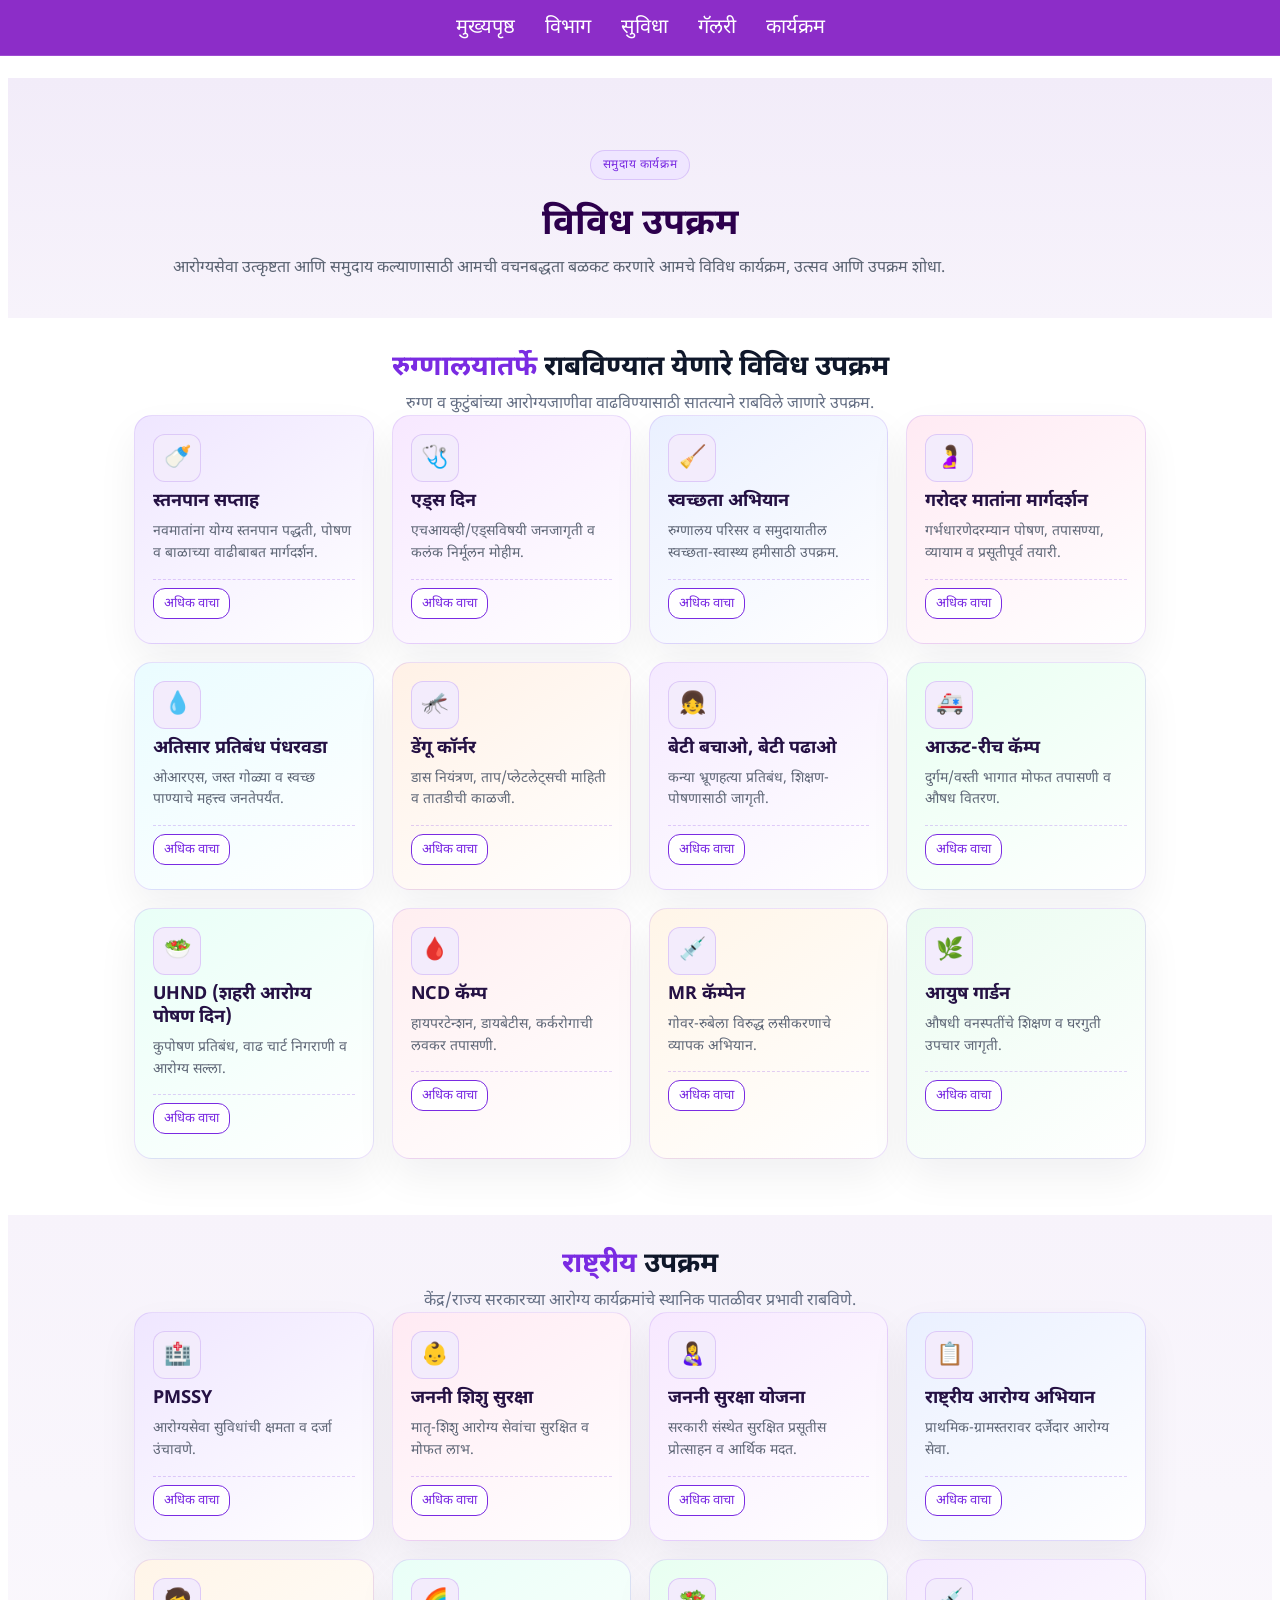
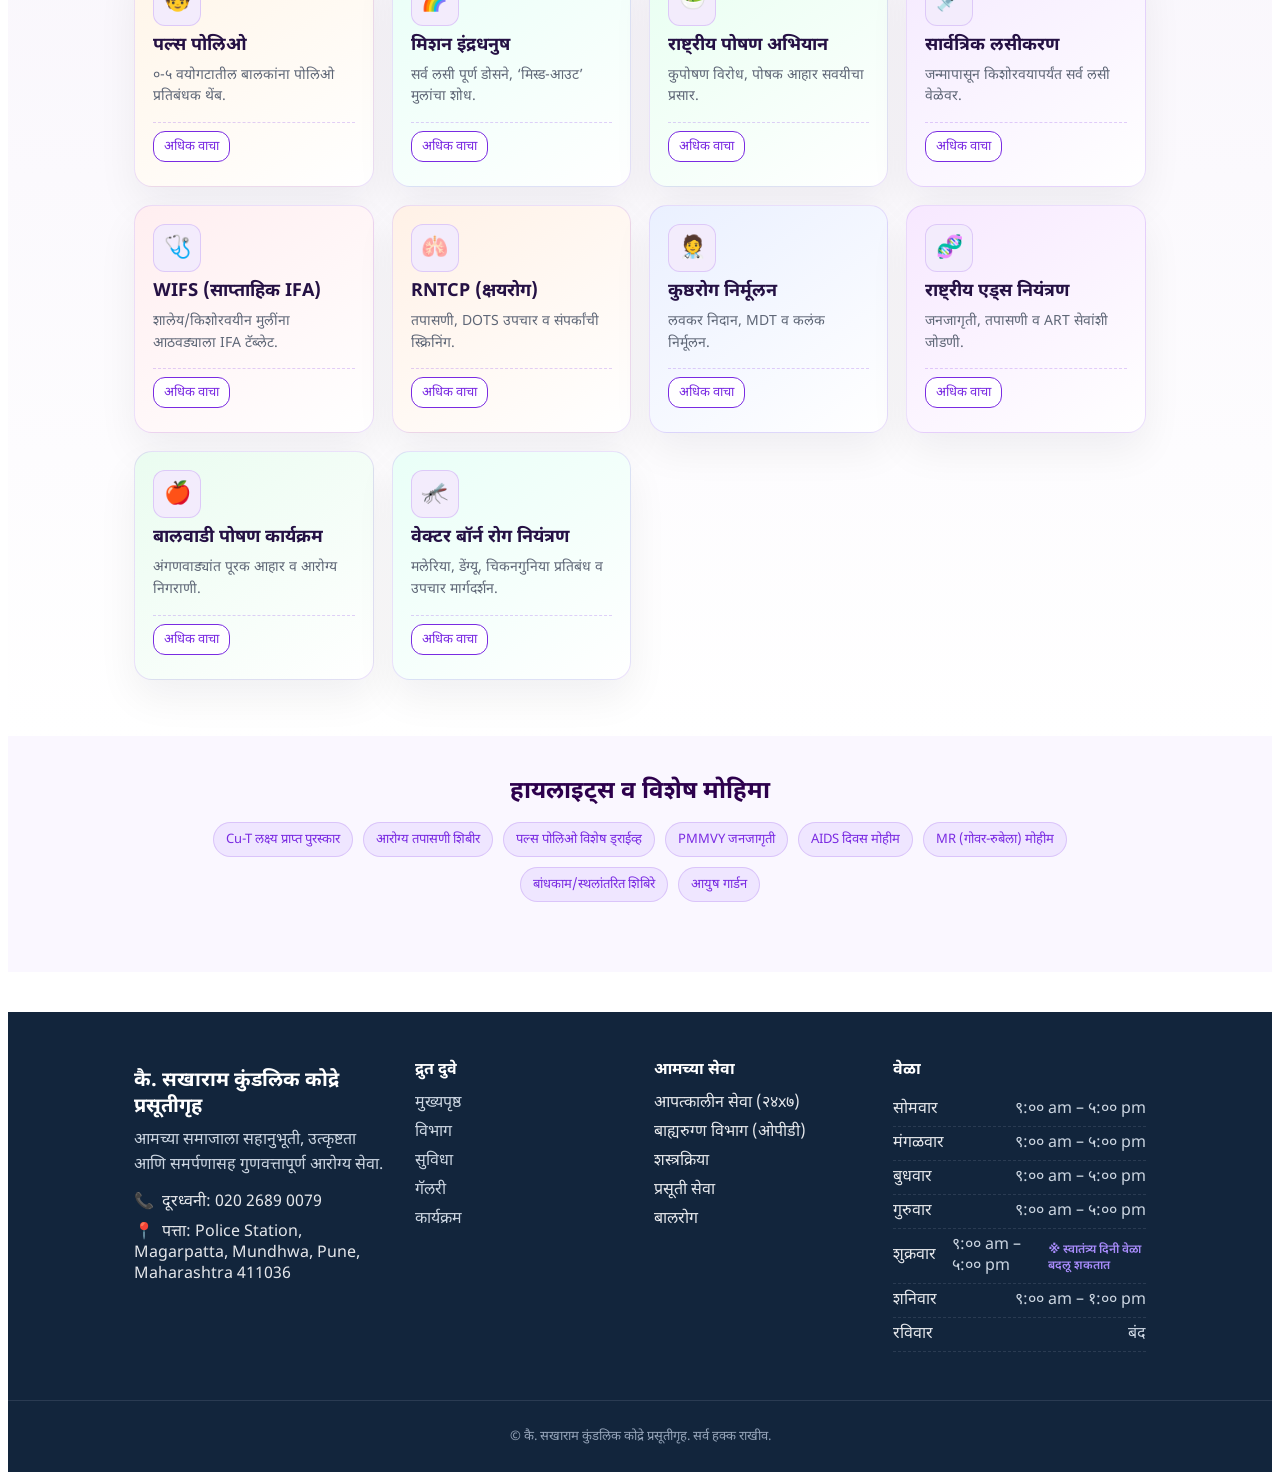
<file: programs.html>
<!DOCTYPE html>
<html lang="mr">
<head>
  <meta charset="UTF-8" />
  <meta name="viewport" content="width=device-width, initial-scale=1.0"/>
  <title>कार्यक्रम</title>

  <!-- (optional but makes Marathi text look great) -->
  <link href="https://fonts.googleapis.com/css2?family=Noto+Sans+Devanagari:wght@400;600;700&display=swap" rel="stylesheet">

  <!-- Your site CSS -->
  <link rel="stylesheet" href="CSS_SHEETS/programs.css">
</head>
<body>

  <!-- NAVBAR -->
  <header>
   <nav class="navbar">
      <a href="index.html">मुख्यपृष्ठ</a>
      <a href="departments.html">विभाग</a>
      <a href="infrastructure.html">सुविधा</a>
      <a href="gallery.html">गॅलरी</a>
      <a href="programs.html">कार्यक्रम</a>
  </nav>

  </header>

  <!-- ===== HERO ===== -->
  <section class="prog-hero">
    <div class="wrap">
      <p class="chip">समुदाय कार्यक्रम</p>
      <h1>विविध उपक्रम</h1>
      <p class="lead">
        आरोग्यसेवा उत्कृष्टता आणि समुदाय कल्याणासाठी आमची वचनबद्धता बळकट करणारे आमचे विविध कार्यक्रम,
        उत्सव आणि उपक्रम शोधा.
      </p>
    </div>
  </section>

  <!-- ===== रुग्णालय उपक्रम ===== -->
  <section class="prog-section">
    <div class="container">
      <div class="section-head center">
        <h2><span>रुग्णालयातर्फे</span> राबविण्यात येणारे विविध उपक्रम</h2>
        <p>रुग्ण व कुटुंबांच्या आरोग्यजाणीवा वाढविण्यासाठी सातत्याने राबविले जाणारे उपक्रम.</p>
      </div>
      <div id="hospitalPrograms" class="prog-grid"></div>
    </div>
  </section>

  <!-- ===== राष्ट्रीय उपक्रम ===== -->
  <section class="prog-section alt">
    <div class="container">
      <div class="section-head center">
        <h2><span>राष्ट्रीय</span> उपक्रम</h2>
        <p>केंद्र/राज्य सरकारच्या आरोग्य कार्यक्रमांचे स्थानिक पातळीवर प्रभावी राबविणे.</p>
      </div>
      <div id="nationalPrograms" class="prog-grid"></div>
    </div>
  </section>

  <!-- ===== Highlights ===== -->
  <section class="prog-highlights">
    <div class="container">
      <h2 class="center">हायलाइट्स व विशेष मोहिमा</h2>
      <ul id="highlights" class="chiplist"></ul>
    </div>
  </section>

  <!-- ===== INLINE JS (kept here to avoid path issues) ===== -->
  <script>
  // ---------- Data ----------
  const hospitalPrograms = [
    { title:"स्तनपान सप्ताह", icon:"🍼", colors:["#efe6ff","#ffffff"],
      brief:"नवमातांना योग्य स्तनपान पद्धती, पोषण व बाळाच्या वाढीबाबत मार्गदर्शन.",
      detail:"त्वचा-त्वचेचा स्पर्श, पहिल्या तासातील स्तनपान, पंपिंग/स्टोरेज व कार्यरत मातांसाठी टिप्स यावर प्रात्यक्षिक सत्रे."
    },
    { title:"एड्स दिन", icon:"🩺", colors:["#f7e8ff","#ffffff"],
      brief:"एचआयव्ही/एड्सविषयी जनजागृती व कलंक निर्मूलन मोहीम.",
      detail:"रक्ताव्दारे/लैंगिक संसर्ग, सुरक्षित व्यवहार, तपासणी व औषधोपचाराच्या उपलब्ध सेवांबद्दल माहिती."
    },
    { title:"स्वच्छता अभियान", icon:"🧹", colors:["#eaf0ff","#ffffff"],
      brief:"रुग्णालय परिसर व समुदायातील स्वच्छता-स्वास्थ्य हमीसाठी उपक्रम.",
      detail:"कचरा वर्गीकरण, हात धुण्याची योग्य पद्धत, डास निर्मूलन व स्वच्छ शौचालय वापर जनजागृती."
    },
    { title:"गरोदर मातांना मार्गदर्शन", icon:"🤰", colors:["#ffeaf3","#ffffff"],
      brief:"गर्भधारणेदरम्यान पोषण, तपासण्या, व्यायाम व प्रसूतीपूर्व तयारी.",
      detail:"आयर्न-कॅल्शियम सेवन, उच्चजोखीम लक्षणे, जलबॅग/जन्म योजना व नवजात काळजीचे प्रशिक्षण."
    },
    { title:"अतिसार प्रतिबंध पंधरवडा", icon:"💧", colors:["#eafcff","#ffffff"],
      brief:"ओआरएस, जस्त गोळ्या व स्वच्छ पाण्याचे महत्त्व जनतेपर्यंत.",
      detail:"बालकांमधील निर्जलीकरण ओळखणे, घरच्या घरी तयार ओआरएसचा वापर व सलाईन कधी घ्यावी यावर मार्गदर्शन."
    },
    { title:"डेंगू कॉर्नर", icon:"🦟", colors:["#fff1e6","#ffffff"],
      brief:"डास नियंत्रण, ताप/प्लेटलेट्सची माहिती व तातडीची काळजी.",
      detail:"पाणी साचलेली ठिकाणे नष्ट करणे, मच्छरदाणी/प्रतिबंधक वापर, इशारे लक्षणे समजावून सांगणे."
    },
    { title:"बेटी बचाओ, बेटी पढाओ", icon:"👧", colors:["#f5eaff","#ffffff"],
      brief:"कन्या भ्रूणहत्या प्रतिबंध, शिक्षण-पोषणासाठी जागृती.",
      detail:"लिंग निवड बंदी कायदा माहिती, शिष्यवृत्ती योजना व मुलींच्या आरोग्य तपासण्यांवर भर."
    },
    { title:"आऊट-रीच कॅम्प", icon:"🚑", colors:["#e8fff1","#ffffff"],
      brief:"दुर्गम/वस्ती भागात मोफत तपासणी व औषध वितरण.",
      detail:"प्राथमिक तपासणी, आई-बाळ लसीकरण, रक्तदाब/साखर तपासणी व रेफरल सुविधा."
    },
    { title:"UHND (शहरी आरोग्य पोषण दिन)", icon:"🥗", colors:["#e9fff7","#ffffff"],
      brief:"कुपोषण प्रतिबंध, वाढ चार्ट निगराणी व आरोग्य सल्ला.",
      detail:"आई-बाळ वजन/उंची नोंद, आयर्न-फोलेट पूरक, स्तनपान-अन्नपूरक आहार मार्गदर्शन."
    },
    { title:"NCD कॅम्प", icon:"🩸", colors:["#ffeef0","#ffffff"],
      brief:"हायपरटेन्शन, डायबेटीस, कर्करोगाची लवकर तपासणी.",
      detail:"रक्तदाब/साखर मोजणी, तंबाखूविरुद्ध सल्ला, कर्करोग लक्षणे व रेफरल."
    },
    { title:"MR कॅम्पेन", icon:"💉", colors:["#fff5e8","#ffffff"],
      brief:"गोवर-रुबेला विरुद्ध लसीकरणाचे व्यापक अभियान.",
      detail:"शाळा-समुदाय पातळीवर विशेष सत्रे, मिस्ड-आउट मुलांची ‘कॅच-अप’ रणनीती."
    },
    { title:"आयुष गार्डन", icon:"🌿", colors:["#eafcf0","#ffffff"],
      brief:"औषधी वनस्पतींचे शिक्षण व घरगुती उपचार जागृती.",
      detail:"तुळस, अजवायन, अद्रक इ. गुणधर्मांचे प्रात्यक्षिक, हंगामी आजारांवरील उपयोग."
    },
  ];

  const nationalPrograms = [
    { title:"PMSSY", icon:"🏥", colors:["#efe6ff","#ffffff"],
      brief:"आरोग्यसेवा सुविधांची क्षमता व दर्जा उंचावणे.",
      detail:"उपकरणे, मानवबल व विशेष सेवांचा विस्तार—तृतीयक काळजी अधिक सुलभ."
    },
    { title:"जननी शिशु सुरक्षा", icon:"👶", colors:["#ffeaf3","#ffffff"],
      brief:"मातृ-शिशु आरोग्य सेवांचा सुरक्षित व मोफत लाभ.",
      detail:"प्रसूती-पूर्व/पश्चात काळजी, नवजात लसीकरण व २४×७ सुविधा."
    },
    { title:"जननी सुरक्षा योजना", icon:"👩‍🍼", colors:["#f7e8ff","#ffffff"],
      brief:"सरकारी संस्थेत सुरक्षित प्रसूतीस प्रोत्साहन व आर्थिक मदत.",
      detail:"नोंदणी, प्रसूती/प्रवासासाठी भत्ते व रेफरल समर्थन."
    },
    { title:"राष्ट्रीय आरोग्य अभियान", icon:"📋", colors:["#eaf0ff","#ffffff"],
      brief:"प्राथमिक-ग्रामस्तरावर दर्जेदार आरोग्य सेवा.",
      detail:"रोगनियंत्रण, माता-बाल आरोग्य, NCD व IEC उपक्रमांचे एकत्रित अंमलबजावणी."
    },
    { title:"पल्स पोलिओ", icon:"🧒", colors:["#fff5e8","#ffffff"],
      brief:"०-५ वयोगटातील बालकांना पोलिओ प्रतिबंधक थेंब.",
      detail:"बूथ व घर-घर मोहीम, मोबाईल टीम, हाय-रिस्क क्षेत्रांवर विशेष भर."
    },
    { title:"मिशन इंद्रधनुष", icon:"🌈", colors:["#e9fff7","#ffffff"],
      brief:"सर्व लसी पूर्ण डोसने, ‘मिस्ड-आउट’ मुलांचा शोध.",
      detail:"उच्च कव्हरेजसाठी विशेष कॅम्प व मॉनिटरिंग."
    },
    { title:"राष्ट्रीय पोषण अभियान", icon:"🥗", colors:["#e8fff1","#ffffff"],
      brief:"कुपोषण विरोध, पोषक आहार सवयीचा प्रसार.",
      detail:"आई-बाळ वजन निगराणी, IFA, पोषण-मेला उपक्रम."
    },
    { title:"सार्वत्रिक लसीकरण", icon:"💉", colors:["#f5eaff","#ffffff"],
      brief:"जन्मापासून किशोरवयापर्यंत सर्व लसी वेळेवर.",
      detail:"IPV, MR, Td इ. वेळापत्रक व स्मरण प्रणाली."
    },
    { title:"WIFS (साप्ताहिक IFA)", icon:"🩺", colors:["#ffeef0","#ffffff"],
      brief:"शालेय/किशोरवयीन मुलींना आठवड्याला IFA टॅब्लेट.",
      detail:"अ‍ॅनिमिया कमी करण्यासाठी समुपदेशन व फॉलो-अप."
    },
    { title:"RNTCP (क्षयरोग)", icon:"🫁", colors:["#fff1e6","#ffffff"],
      brief:"तपासणी, DOTS उपचार व संपर्कांची स्क्रिनिंग.",
      detail:"औषधे मोफत, पोषण सहाय्य, फॉलो-अप व्यवस्थापन."
    },
    { title:"कुष्ठरोग निर्मूलन", icon:"🧑‍⚕️", colors:["#eaf0ff","#ffffff"],
      brief:"लवकर निदान, MDT व कलंक निर्मूलन.",
      detail:"सपोर्टिव्ह साधने, फॉलो-अप व पुनर्वसन सल्ला."
    },
    { title:"राष्ट्रीय एड्स नियंत्रण", icon:"🧬", colors:["#f7e8ff","#ffffff"],
      brief:"जनजागृती, तपासणी व ART सेवांशी जोडणी.",
      detail:"जागरूकता मोहिमा, रक्त सुरक्षितता, PMTCT सेवा."
    },
    { title:"बालवाडी पोषण कार्यक्रम", icon:"🍎", colors:["#eafcf0","#ffffff"],
      brief:"अंगणवाड्यांत पूरक आहार व आरोग्य निगराणी.",
      detail:"वजन/उंची नोंद, डे-केअर तपासणी व आई-सभांद्वारे शिक्षण."
    },
    { title:"वेक्टर बॉर्न रोग नियंत्रण", icon:"🦟", colors:["#e9fff7","#ffffff"],
      brief:"मलेरिया, डेंग्यू, चिकनगुनिया प्रतिबंध व उपचार मार्गदर्शन.",
      detail:"स्रोत नाश, फॉगिंग, लवकर तपासणी व रेफरल."
    }
  ];

  const highlights = [
    "Cu-T लक्ष्य प्राप्त पुरस्कार","आरोग्य तपासणी शिबीर","पल्स पोलिओ विशेष ड्राईव्ह",
    "PMMVY जनजागृती","AIDS दिवस मोहीम","MR (गोवर-रुबेला) मोहीम",
    "बांधकाम/स्थलांतरित शिबिरे","आयुष गार्डन"
  ];

  // ---------- Render helpers ----------
  function makeCard({title, icon, colors, brief, detail}){
    const el = document.createElement('article');
    el.className = 'prog-card';
    el.style.setProperty('--start', colors[0]);
    el.style.setProperty('--end', colors[1]);
    el.innerHTML = `
      <span class="i">${icon}</span>
      <h3>${title}</h3>
      <p>${brief}</p>
      <div class="readmore">
        <button type="button" aria-expanded="false">अधिक वाचा</button>
        <div class="more" role="region" aria-label="${title} विस्तृत माहिती">
          <p>${detail}</p>
        </div>
      </div>`;
    const rm = el.querySelector('.readmore');
    const btn = rm.querySelector('button');
    btn.addEventListener('click', ()=>{
      rm.classList.toggle('open');
      const open = rm.classList.contains('open');
      btn.setAttribute('aria-expanded', open ? 'true' : 'false');
      btn.textContent = open ? 'कमी दाखवा' : 'अधिक वाचा';
    });
    return el;
  }

  function renderList(rootId, list){
    const root = document.getElementById(rootId);
    list.forEach(item => root.appendChild(makeCard(item)));
  }
  function renderHighlights(){
    const ul = document.getElementById('highlights');
    highlights.forEach(t => {
      const li = document.createElement('li');
      li.className = 'chip';
      li.textContent = t;
      ul.appendChild(li);
    });
  }

  // ---------- Init ----------
  renderList('hospitalPrograms', hospitalPrograms);
  renderList('nationalPrograms', nationalPrograms);
  renderHighlights();
  </script>
  <footer class="site-footer">
  <div class="footer-wrap">
    <!-- Brand / About -->
    <div class="foot-col foot-brand">
      
      <h3>कै. सखाराम कुंडलिक कोद्रे प्रसूतीगृह</h3>
      <p class="foot-desc">
        आमच्या समाजाला सहानुभूती, उत्कृष्टता आणि समर्पणासह गुणवत्तापूर्ण आरोग्य सेवा.
      </p>

      <ul class="foot-contact">
        <li><span>📞</span>दूरध्वनी: <a href="tel:02026890079">020 2689 0079</a></li>
        <li><span>📍</span>पत्ता: Police Station, Magarpatta, Mundhwa, Pune, Maharashtra 411036</li>
      </ul>
    </div>

    <!-- Quick Links -->
    <div class="foot-col">
      <h4>द्रुत दुवे</h4>
      <ul class="foot-links">
        <li><a href="index.html">मुख्यपृष्ठ</a></li>
        <li><a href="departments.html">विभाग</a></li>
        <li><a href="infrastructure.html">सुविधा</a></li>
        <li><a href="gallery.html">गॅलरी</a></li>
        <li><a href="programs.html">कार्यक्रम</a></li>
      </ul>
    </div>

    <!-- Services list (optional) -->
    <div class="foot-col">
      <h4>आमच्या सेवा</h4>
      <ul class="foot-links">
        <li>आपत्कालीन सेवा (२४x७)</li>
        <li>बाह्यरुग्ण विभाग (ओपीडी)</li>
        <li>शस्त्रक्रिया</li>
        <li>प्रसूती सेवा</li>
        <li>बालरोग</li>
      </ul>
    </div>

    <!-- Hours / Timing -->
    <div class="foot-col">
      <h4>वेळा</h4>
      <ul class="foot-hours">
        <li><span>सोमवार</span><em>९:०० am – ५:०० pm</em></li>
        <li><span>मंगळवार</span><em>९:०० am – ५:०० pm</em></li>
        <li><span>बुधवार</span><em>९:०० am – ५:०० pm</em></li>
        <li><span>गुरुवार</span><em>९:०० am – ५:०० pm</em></li>
        <li><span>शुक्रवार</span><em>९:०० am – ५:०० pm</em> <b class="note">※ स्वातंत्र्य दिनी वेळा बदलू शकतात</b></li>
        <li><span>शनिवार</span><em>९:०० am – १:०० pm</em></li>
        <li><span>रविवार</span><em>बंद</em></li>
      </ul>
    </div>
  </div>

  <div class="foot-bottom">
    <p>© <span id="yr"></span> कै. सखाराम कुंडलिक कोद्रे प्रसूतीगृह. सर्व हक्क राखीव.</p>
  </div>
</footer>

</body>
</html>
</file>
<file: CSS_SHEETS/indexstyle.css>
/* ---------- NAVBAR ---------- */
    header {
      color: white;
      height: 55px;
      display: flex;
      justify-content: center;
      align-items: center;
      position: fixed;
      top: 0;
      left: 0;
      right: 0;
      background-color: rgb(140, 45, 200);
      border-bottom: 1px solid rgb(213, 208, 208);
      z-index: 10;
    }
    .navbar {
      display: flex;
      gap: 30px;
    }
    .navbar a {
      color: white;
      text-decoration: none;
      font-size: 20px;
    }
    .navbar a:hover {
      color: #e0e0e0;
    }
    /* NAVBAR (global) */
header{
  position: fixed; top: 0; left: 0; right: 0;
  height: 55px; display: flex; align-items: center; justify-content: center;
  background: rgb(140,45,200);
  color:#fff; z-index: 1000;
  border-bottom:1px solid rgba(255,255,255,.15);
}
.navbar{ display:flex; gap:30px; }
.navbar a{ color:#fff; text-decoration:none; font-size:18px; }
.navbar a:hover, .navbar a.active{ color:#efe6ff; }

/* make space for fixed navbar */
body{ padding-top:70px; }

    /* ---------- HERO SECTION ---------- */
    body {
      margin: 0;
      font-family: Arial, sans-serif;
      background-color: #f7f3fb;
      padding-top: 70px; /* space for fixed navbar */
    }
    .hero {
      display: flex;
      justify-content: space-between;
      align-items: center;
      padding: 50px 10%;
      background-color: #f2ecf9;
    }
    .hero-text {
      max-width: 50%;
    }
    .hero-text h1 {
      font-size: 40px;
      font-weight: bold;
      color: #2d004d;
    }
    .hero-text h1 span {
      color: #7a2be2;
    }
    .hero-text p {
      font-size: 18px;
      color: #333;
      margin: 20px 0;
      line-height: 1.6;
    }
    
    /* ---------- IMAGE ---------- */
    .image-card {
      position: relative;
      background: #fff;
      border-radius: 20px;
      padding: 20px;
      box-shadow: 0 15px 35px rgba(0,0,0,.12);
      width: 45%;
    }
    .image-card img { width: 100%; border-radius: 14px; display: block; }

    .card-title { margin: 16px 0 6px; font: 800 26px/1.2 system-ui, Arial, sans-serif; color:#0f172a; }
    .card-text  { margin: 0; font: 16px/1.6 system-ui, Arial, sans-serif; color:#475569; }

    .stat-badge {
      position: absolute;
      background:#fff;
      border-radius:14px;
      padding:12px 16px;
      box-shadow: 0 12px 32px rgba(0,0,0,.16);
      width:150px;
      border-color: #475569;
    }
    .stat-badge h4 { margin:0 0 4px; font: 800 22px/1 system-ui, Arial, sans-serif; color:#7a2be2; }
    .stat-badge p  { margin:0; font:14px/1.2 system-ui, Arial, sans-serif; color:#64748b; }

    .badge-top-right  { top:-18px; right:-12px;}
    .badge-bottom-left{ bottom:-50px; left:-12px; }

    @media (max-width:900px){
      .hero{ flex-direction:column; gap:24px; }
      .image-card{ width:100%; }
    }
  
    /* ---------- SECTION WRAPPERS (Gradient + spacing) ---------- */
.services.v2 {
  padding: 48px 10% 36px;
  background: linear-gradient(180deg, #f2ecf9 0%, #f7f3fb 100%);
}

.core-values.v2 {
  padding: 64px 10% 80px;
  background: linear-gradient(180deg, #f7f3fb 0%, #f2ecf9 100%);
}

/* ---------- SERVICES (3 rounded cards) ---------- */
.services-inner {
  display: grid;
  grid-template-columns: repeat(3, 1fr);
  gap: 22px;
}
.service-item {
  background: #ffffff;
  border-radius: 20px;
  padding: 26px 22px;
  text-align: center;
  box-shadow: 0 18px 45px rgba(122, 43, 226, 0.12);
  border: 1px solid rgba(122, 43, 226, 0.12);
  transition: transform .25s ease, box-shadow .25s ease;
}
.service-item:hover {
  transform: translateY(-6px);
  box-shadow: 0 22px 60px rgba(122, 43, 226, 0.18);
}
.icon-circle {
  display: inline-grid;
  place-items: center;
  width: 56px; height: 56px;
  margin-bottom: 12px;
  border-radius: 50%;
  background: radial-gradient(120% 120% at 0% 0%, #ede3ff 0%, #ffffff 70%);
  color: #7a2be2;  /* emoji inherits here */
  box-shadow: inset 0 0 0 1px rgba(122,43,226,.18), 0 8px 20px rgba(0,0,0,.08);
  font-size: 26px;
}
.service-item h3 {
  color: #2d004d;
  font-size: 18px;
  margin: 6px 0 6px;
  font-weight: 700;
}
.service-item p {
  color: #5b5b5b;
  font-size: 14px;
  line-height: 1.55;
}

/* ---------- SECTION HEAD (chip + title) ---------- */
/* ===== FEATURES: 3 Items ===== */
.features-3 {
  padding: 50px 10%;
  background-color: #ffffff; /* clean white background like screenshot */
  padding: 50px 10%;
  background-color: #ffffff;
  margin-top: 30px; /* ⬅ pushes it down */
}

.f3-wrap {
  display: grid;
  grid-template-columns: repeat(3, 1fr);
  gap: 40px;
  text-align: center;
}

.f3-item {
  display: flex;
  flex-direction: column;
  align-items: center;
}

.f3-icon {
  display: inline-flex;
  align-items: center;
  justify-content: center;
  width: 56px;
  height: 56px;
  border-radius: 50%;
  background-color: #f3ecfc; /* light purple circle */
  color: #7a2be2; /* icon color */
  margin-bottom: 16px;
}

.f3-item h3 {
  font-size: 18px;
  font-weight: 600;
  color: #000000; /* dark text for headings */
  margin-bottom: 8px;
}

.f3-item p {
  font-size: 14px;
  color: #6b7280; /* grayish text */
  line-height: 1.5;
  max-width: 250px;
}

/* Responsive adjustments */
@media (max-width: 900px) {
  .f3-wrap {
    grid-template-columns: 1fr;
    gap: 30px;
  }
}

/* ---------- VALUES GRID (6 soft cards) ---------- */
/* ===== CORE VALUES ===== */
.core-values {
  padding: 60px 10%;
  background-color: #faf7ff; /* soft light purple background */
}

.cv-header {
  text-align: center;
  margin-bottom: 40px;
}

.cv-chip {
  display: inline-block;
  padding: 6px 14px;
  font-size: 12px;
  letter-spacing: 0.05em;
  color: #7a2be2;
  background-color: #f3ecfc;
  border-radius: 999px;
  margin-bottom: 12px;
}

.core-values h2 {
  font-size: 28px;
  font-weight: 700;
  color: #1a1a1a;
  margin-bottom: 10px;
}

.cv-subtitle {
  max-width: 700px;
  margin: 0 auto;
  color: #6b7280;
  font-size: 15px;
  line-height: 1.6;
}

.cv-grid {
  display: grid;
  grid-template-columns: repeat(3, 1fr);
  gap: 20px;
}

.cv-card {
  background-color: #ffffff;
  border-radius: 16px;
  padding: 20px;
  text-align: center;
  box-shadow: 0 8px 20px rgba(0,0,0,0.05);
  transition: transform 0.2s ease, box-shadow 0.2s ease;
}

.cv-card:hover {
  transform: translateY(-4px);
  box-shadow: 0 12px 28px rgba(0,0,0,0.08);
}

.cv-icon {
  display: inline-flex;
  align-items: center;
  justify-content: center;
  width: 48px;
  height: 48px;
  border-radius: 50%;
  background-color: #f3ecfc;
  color: #7a2be2;
  font-size: 20px;
  margin-bottom: 12px;
}

.cv-card h4 {
  font-size: 16px;
  font-weight: 600;
  margin-bottom: 8px;
  color: #1a1a1a;
}

.cv-card p {
  font-size: 14px;
  color: #6b7280;
  line-height: 1.5;
}

/* Responsive */
@media (max-width: 900px) {
  .cv-grid {
    grid-template-columns: 1fr 1fr;
  }
}

@media (max-width: 600px) {
  .cv-grid {
    grid-template-columns: 1fr;
  }
}
/* .....spacing */
/* Push core values down slightly from features section */
.core-values {
  padding: 60px 10% 70px; /* top | sides | bottom */
  margin-top: 40px;       /* space after features */
}

/* Reduce bottom padding of features so gap is balanced */
.features-3 {
  padding: 50px 10% 40px; /* top | sides | bottom */
  margin-top: 30px;       /* gap from hero section */
}

/* ===== FOOTER ===== */
.site-footer{
  background:#12253c;       /* deep navy */
  color:#e5e7eb;            /* light gray text */
  margin-top:40px;
}
.footer-wrap{
  padding:48px 10%;
  display:grid;
  grid-template-columns: 1.2fr 1fr 1fr 1.2fr;
  gap:28px;
}
.foot-col h4{
  color:#fff;
  margin:0 0 12px;
  font-size:16px;
}
.foot-col h3{
  color:#fff;
  margin:8px 0 8px;
  font-size:20px;
}
.foot-desc{ color:#cbd5e1; margin:0 0 12px; line-height:1.6; }

.brand-mark{
  width:44px; height:44px; border-radius:12px;
  display:grid; place-items:center;
  background:linear-gradient(145deg, rgba(122,43,226,.35), rgba(122,43,226,.15));
  box-shadow:0 6px 18px rgba(0,0,0,.25), inset 0 0 0 1px rgba(255,255,255,.08);
}

.foot-links, .foot-contact, .foot-hours{
  list-style:none; padding:0; margin:0;
}
.foot-links li, .foot-contact li{ margin:8px 0; }
.foot-links a{ color:#cbd5e1; text-decoration:none; }
.foot-links a:hover{ color:#a78bfa; }

.foot-contact span{ margin-right:8px; }
.foot-contact a{ color:#e5e7eb; text-decoration:none; }
.foot-contact a:hover{ color:#a78bfa; }

.foot-hours li{
  display:flex; justify-content:space-between; align-items:center;
  gap:16px; padding:6px 0; border-bottom:1px dashed rgba(148,163,184,.18);
}
.foot-hours li span{ color:#e5e7eb; }
.foot-hours li em{ color:#cbd5e1; font-style:normal; }
.note{ color:#a78bfa; font-weight:600; display:block; margin-top:4px; font-size:12px; }

.foot-bottom{
  border-top:1px solid rgba(148,163,184,.18);
  padding:14px 10%;
  text-align:center;
  color:#94a3b8;
  font-size:13px;
}

/* Responsive */
@media (max-width: 980px){
  .footer-wrap{ grid-template-columns: 1fr 1fr; }
}
@media (max-width: 560px){
  .footer-wrap{ grid-template-columns: 1fr; }
  .foot-hours li{ flex-wrap:wrap; }
}
</file>
<file: CSS_SHEETS/departments.css>
/* ==== Global navbar styles (keep identical site-wide) ==== */
header{
  position: fixed; top:0; left:0; right:0; height:55px;
  background: rgb(140,45,200);
  display:flex; align-items:center; justify-content:center;
  border-bottom:1px solid rgba(255,255,255,.15);
  z-index:1000;
}
.navbar{ display:flex; gap:30px; }
.navbar a{ color:#fff; text-decoration:none; font-size:18px; }
.navbar a:hover, .navbar a.active{ color:#efe6ff; }
body{ margin:0; padding-top:70px; font-family:Arial, sans-serif; background:#f7f3fb; }

/* ==== Hero ==== */
.dept-hero{
  background: linear-gradient(180deg, #f2ecf9 0%, #f7f3fb 100%);
  padding: 60px 10% 32px;
}
.dept-hero-inner{ text-align:center; }
.dept-hero h1{ margin:0 0 8px; font-size:36px; color:#0f172a; }
.dept-hero h1 span{ color:#7a2be2; }
.dept-hero p{ margin:0 auto; max-width:820px; color:#556070; font-size:16px; line-height:1.7; }

/* ==== Grid ==== */
.dept-grid{
  padding: 22px 10% 50px;
  display:grid; gap:20px;
  grid-template-columns: repeat(4, minmax(0,1fr));
}
@media (max-width:1100px){ .dept-grid{ grid-template-columns: repeat(3,1fr);} }
@media (max-width:860px){  .dept-grid{ grid-template-columns: repeat(2,1fr);} }
@media (max-width:540px){  .dept-grid{ grid-template-columns: 1fr; } }

.dept-card{
  background:#fff; border:1px solid rgba(122,43,226,.12);
  border-radius:18px; padding:18px; text-align:left;
  box-shadow: 0 18px 40px rgba(16,24,40,.06);
  transition: transform .2s ease, box-shadow .2s ease, border-color .2s ease;
  display:flex; flex-direction:column; gap:8px;
}
.dept-card:hover{
  transform: translateY(-6px);
  box-shadow: 0 24px 56px rgba(16,24,40,.10);
  border-color: rgba(122,43,226,.25);
}
.i{
  width:48px; height:48px; border-radius:12px;
  background:#f3ecfc; display:grid; place-items:center;
  box-shadow: inset 0 0 0 1px rgba(122,43,226,.18);
}
.i svg{ width:22px; height:22px; stroke:#7a2be2; fill:none; stroke-width:1.8; }
.dept-card h3{ margin:0; font-size:18px; color:#0f172a; }
.dept-card p{ margin:0; color:#687386; font-size:14px; line-height:1.5; }

/* button */
.see-more{
  margin-top:auto; display:inline-block; text-align:center;
  padding:10px 12px; border-radius:12px; text-decoration:none;
  border:1.5px solid #7a2be2; color:#7a2be2; background:#fff; font-size:14px;
  transition: transform .15s ease, background .15s ease, color .15s ease;
}
.see-more:hover{ background:#7a2be2; color:#fff; transform: translateY(-2px); }

/* ==== CSS-only modal (using :target) ==== */
.modal{ position:fixed; inset:0; display:none; z-index:1200; }
.modal:target{ display:block; }
.modal-backdrop{ position:absolute; inset:0; background: rgba(16,24,40,.45); }
.modal-card{
  position:relative; z-index:1;
  width: min(780px, 92vw); margin: 8vh auto 0;
  background: linear-gradient(180deg, #f2ecf9 0%, #f7f3fb 100%);
  border:1px solid rgba(122,43,226,.18);
  border-radius:20px; box-shadow:0 30px 70px rgba(16,24,40,.35);
  overflow:hidden;
}
.modal-head{
  display:flex; align-items:center; justify-content:space-between;
  padding:16px 18px; background:#fff; border-bottom:1px solid rgba(122,43,226,.16);
}
.modal-head h3{ margin:0; color:#2d004d; font-size:20px; }
.modal-close{
  text-decoration:none; padding:8px 10px; border-radius:10px;
  background:#efe6ff; color:#7a2be2;
}
.modal-body{ padding:18px 20px; color:#404b5a; font-size:15px; line-height:1.7; }
.modal-body ul{ margin:10px 0 0; padding-left:18px; }
.lead{ margin:0 0 8px; color:#5b6473; }

/* ===== FOOTER ===== */
.site-footer{
  background:#12253c;       /* deep navy */
  color:#e5e7eb;            /* light gray text */
  margin-top:40px;
}
.footer-wrap{
  padding:48px 10%;
  display:grid;
  grid-template-columns: 1.2fr 1fr 1fr 1.2fr;
  gap:28px;
}
.foot-col h4{
  color:#fff;
  margin:0 0 12px;
  font-size:16px;
}
.foot-col h3{
  color:#fff;
  margin:8px 0 8px;
  font-size:20px;
}
.foot-desc{ color:#cbd5e1; margin:0 0 12px; line-height:1.6; }

.brand-mark{
  width:44px; height:44px; border-radius:12px;
  display:grid; place-items:center;
  background:linear-gradient(145deg, rgba(122,43,226,.35), rgba(122,43,226,.15));
  box-shadow:0 6px 18px rgba(0,0,0,.25), inset 0 0 0 1px rgba(255,255,255,.08);
}

.foot-links, .foot-contact, .foot-hours{
  list-style:none; padding:0; margin:0;
}
.foot-links li, .foot-contact li{ margin:8px 0; }
.foot-links a{ color:#cbd5e1; text-decoration:none; }
.foot-links a:hover{ color:#a78bfa; }

.foot-contact span{ margin-right:8px; }
.foot-contact a{ color:#e5e7eb; text-decoration:none; }
.foot-contact a:hover{ color:#a78bfa; }

.foot-hours li{
  display:flex; justify-content:space-between; align-items:center;
  gap:16px; padding:6px 0; border-bottom:1px dashed rgba(148,163,184,.18);
}
.foot-hours li span{ color:#e5e7eb; }
.foot-hours li em{ color:#cbd5e1; font-style:normal; }
.note{ color:#a78bfa; font-weight:600; display:block; margin-top:4px; font-size:12px; }

.foot-bottom{
  border-top:1px solid rgba(148,163,184,.18);
  padding:14px 10%;
  text-align:center;
  color:#94a3b8;
  font-size:13px;
}

/* Responsive */
@media (max-width: 980px){
  .footer-wrap{ grid-template-columns: 1fr 1fr; }
}
@media (max-width: 560px){
  .footer-wrap{ grid-template-columns: 1fr; }
  .foot-hours li{ flex-wrap:wrap; }
}
</file>
<file: CSS_SHEETS/gallery.css>
/* ---------- NAVBAR ---------- */
    header {
      color: white;
      height: 55px;
      display: flex;
      justify-content: center;
      align-items: center;
      position: fixed;
      top: 0;
      left: 0;
      right: 0;
      background-color: rgb(140, 45, 200);
      border-bottom: 1px solid rgb(213, 208, 208);
      z-index: 10;
    }
    .navbar {
      display: flex;
      gap: 30px;
    }
    .navbar a {
      color: white;
      text-decoration: none;
      font-size: 20px;
    }
    .navbar a:hover {
      color: #e0e0e0;
    }
    /* NAVBAR (global) */
header{
  position: fixed; top: 0; left: 0; right: 0;
  height: 55px; display: flex; align-items: center; justify-content: center;
  background: rgb(140,45,200);
  color:#fff; z-index: 1000;
  border-bottom:1px solid rgba(255,255,255,.15);
}
.navbar{ display:flex; gap:30px; }
.navbar a{ color:#fff; text-decoration:none; font-size:18px; }
.navbar a:hover, .navbar a.active{ color:#efe6ff; }

/* make space for fixed navbar */
body{ padding-top:70px; font-family: Arial, sans-serif; }

/* ===== GALLERY MAIN CONTENT ===== */
.gallery-main {
  min-height: calc(100vh - 70px);
  background: linear-gradient(135deg, #fdf2f8 0%, #fce7f3 100%);
}

.container {
  max-width: 1200px;
  margin: 0 auto;
  padding: 40px 20px;
}

.page-header {
  text-align: center;
  margin-bottom: 40px;
}

.page-header h1 {
  font-size: 2.5rem;
  color: #1e293b;
  margin-bottom: 15px;
  font-weight: 700;
}

.page-header p {
  font-size: 1.1rem;
  color: #64748b;
  max-width: 600px;
  margin: 0 auto;
  line-height: 1.6;
}

.gallery-categories {
  display: flex;
  justify-content: center;
  flex-wrap: wrap;
  gap: 15px;
  margin-bottom: 40px;
}

.category-btn {
  padding: 10px 20px;
  border: 2px solid rgb(140, 45, 200);
  background: white;
  color: rgb(140, 45, 200);
  border-radius: 25px;
  cursor: pointer;
  font-size: 1rem;
  font-weight: 500;
  transition: all 0.3s ease;
}

.category-btn:hover,
.category-btn.active {
  background: rgb(140, 45, 200);
  color: white;
  transform: translateY(-2px);
  box-shadow: 0 4px 15px rgba(140, 45, 200, 0.3);
}

.gallery-grid {
  display: grid;
  grid-template-columns: repeat(auto-fill, minmax(300px, 1fr));
  gap: 25px;
  margin-bottom: 50px;
}

.gallery-item {
  transition: all 0.3s ease;
}

.gallery-item.hidden {
  display: none;
}

.gallery-card {
  position: relative;
  border-radius: 15px;
  overflow: hidden;
  box-shadow: 0 4px 15px rgba(0, 0, 0, 0.1);
  transition: transform 0.3s ease, box-shadow 0.3s ease;
  cursor: pointer;
  height: 250px;
}

.gallery-card:hover {
  transform: translateY(-5px);
  box-shadow: 0 8px 30px rgba(140, 45, 200, 0.2);
}

.gallery-card img {
  width: 100%;
  height: 100%;
  object-fit: cover;
}

.placeholder-img {
  width: 100%;
  height: 100%;
  background: linear-gradient(135deg, #e0f2fe, #f0f9ff);
  display: flex;
  flex-direction: column;
  align-items: center;
  justify-content: center;
  color: #64748b;
}

.placeholder-img span {
  font-size: 4rem;
  margin-bottom: 10px;
}

.placeholder-img p {
  font-size: 1.2rem;
  font-weight: 600;
  margin: 0;
}

.gallery-overlay {
  position: absolute;
  bottom: 0;
  left: 0;
  right: 0;
  background: linear-gradient(transparent, rgba(0, 0, 0, 0.8));
  color: white;
  padding: 30px 20px 20px;
  transform: translateY(100%);
  transition: transform 0.3s ease;
}

.gallery-card:hover .gallery-overlay {
  transform: translateY(0);
}

.gallery-overlay h3 {
  font-size: 1.2rem;
  margin: 0 0 8px 0;
  font-weight: 600;
}

.gallery-overlay p {
  margin: 0;
  opacity: 0.9;
  font-size: 0.9rem;
  line-height: 1.4;
}

.gallery-info {
  text-align: center;
  background: white;
  border-radius: 15px;
  padding: 40px;
  box-shadow: 0 4px 15px rgba(0, 0, 0, 0.1);
}

.gallery-info h2 {
  font-size: 2rem;
  color: #1e293b;
  margin-bottom: 20px;
  font-weight: 600;
}

.gallery-info p {
  color: #64748b;
  line-height: 1.6;
  font-size: 1.1rem;
  max-width: 800px;
  margin: 0 auto;
}

/* Responsive Design */
@media (max-width: 768px) {
  .page-header h1 {
    font-size: 2rem;
  }
  
  .gallery-grid {
    grid-template-columns: repeat(auto-fill, minmax(250px, 1fr));
    gap: 20px;
  }
  
  .gallery-card {
    height: 200px;
  }
  
  .placeholder-img span {
    font-size: 3rem;
  }
  
  .gallery-info {
    padding: 25px;
  }
}

@media (max-width: 480px) {
  .container {
    padding: 20px 15px;
  }
  
  .page-header h1 {
    font-size: 1.7rem;
  }
  
  .gallery-grid {
    grid-template-columns: 1fr;
  }
  
  .category-btn {
    padding: 8px 16px;
    font-size: 0.9rem;
  }
}

/* ===== FOOTER ===== */
.site-footer{
  background:#12253c;       /* deep navy */
  color:#e5e7eb;            /* light gray text */
  margin-top:40px;
}
.footer-wrap{
  padding:48px 10%;
  display:grid;
  grid-template-columns: 1.2fr 1fr 1fr 1.2fr;
  gap:28px;
}
.foot-col h4{
  color:#fff;
  margin:0 0 12px;
  font-size:16px;
}
.foot-col h3{
  color:#fff;
  margin:8px 0 8px;
  font-size:20px;
}
.foot-desc{ color:#cbd5e1; margin:0 0 12px; line-height:1.6; }

.brand-mark{
  width:44px; height:44px; border-radius:12px;
  display:grid; place-items:center;
  background:linear-gradient(145deg, rgba(122,43,226,.35), rgba(122,43,226,.15));
  box-shadow:0 6px 18px rgba(0,0,0,.25), inset 0 0 0 1px rgba(255,255,255,.08);
}

.foot-links, .foot-contact, .foot-hours{
  list-style:none; padding:0; margin:0;
}
.foot-links li, .foot-contact li{ margin:8px 0; }
.foot-links a{ color:#cbd5e1; text-decoration:none; }
.foot-links a:hover{ color:#a78bfa; }

.foot-contact span{ margin-right:8px; }
.foot-contact a{ color:#e5e7eb; text-decoration:none; }
.foot-contact a:hover{ color:#a78bfa; }

.foot-hours li{
  display:flex; justify-content:space-between; align-items:center;
  gap:16px; padding:6px 0; border-bottom:1px dashed rgba(148,163,184,.18);
}
.foot-hours li span{ color:#e5e7eb; }
.foot-hours li em{ color:#cbd5e1; font-style:normal; }
.note{ color:#a78bfa; font-weight:600; display:block; margin-top:4px; font-size:12px; }

.foot-bottom{
  border-top:1px solid rgba(148,163,184,.18);
  padding:14px 10%;
  text-align:center;
  color:#94a3b8;
  font-size:13px;
}

/* Responsive */
@media (max-width: 980px){
  .footer-wrap{ grid-template-columns: 1fr 1fr; }
}
@media (max-width: 560px){
  .footer-wrap{ grid-template-columns: 1fr; }
  .foot-hours li{ flex-wrap:wrap; }
}
</file>
<file: CSS_SHEETS/infrastructure.css>
/* ---------- NAVBAR ---------- */
    header {
      color: white;
      height: 55px;
      display: flex;
      justify-content: center;
      align-items: center;
      position: fixed;
      top: 0;
      left: 0;
      right: 0;
      background-color: rgb(140, 45, 200);
      border-bottom: 1px solid rgb(213, 208, 208);
      z-index: 10;
    }
    .navbar {
      display: flex;
      gap: 30px;
    }
    .navbar a {
      color: white;
      text-decoration: none;
      font-size: 20px;
    }
    .navbar a:hover {
      color: #e0e0e0;
    }
    /* NAVBAR (global) */
header{
  position: fixed; top: 0; left: 0; right: 0;
  height: 55px; display: flex; align-items: center; justify-content: center;
  background: rgb(140,45,200);
  color:#fff; z-index: 1000;
  border-bottom:1px solid rgba(255,255,255,.15);
}
.navbar{ display:flex; gap:30px; }
.navbar a{ color:#fff; text-decoration:none; font-size:18px; }
.navbar a:hover, .navbar a.active{ color:#efe6ff; }

/* make space for fixed navbar */
body{ padding-top:70px; font-family: Arial, sans-serif; }

/* ===== INFRASTRUCTURE MAIN CONTENT ===== */
.infrastructure-main {
  min-height: calc(100vh - 70px);
  background: linear-gradient(135deg, #f0f9ff 0%, #e0f2fe 100%);
}

.container {
  max-width: 1200px;
  margin: 0 auto;
  padding: 40px 20px;
}

.page-header {
  text-align: center;
  margin-bottom: 50px;
}

.page-header h1 {
  font-size: 2.5rem;
  color: #1e293b;
  margin-bottom: 15px;
  font-weight: 700;
}

.page-header p {
  font-size: 1.1rem;
  color: #64748b;
  max-width: 600px;
  margin: 0 auto;
  line-height: 1.6;
}

.floor-plan-section {
  background: white;
  border-radius: 15px;
  padding: 40px;
  margin-bottom: 50px;
  box-shadow: 0 4px 15px rgba(0, 0, 0, 0.1);
}

.floor-plan-section h2 {
  font-size: 2rem;
  color: #1e293b;
  text-align: center;
  margin-bottom: 30px;
  font-weight: 600;
}

.floor-plan-container {
  display: grid;
  grid-template-columns: 1fr 300px;
  gap: 30px;
  align-items: start;
}

.floor-plan-image {
  width: 100%;
  height: auto;
  border-radius: 10px;
  box-shadow: 0 4px 15px rgba(0, 0, 0, 0.1);
  border: 2px solid #e2e8f0;
}

.floor-plan-info {
  background: #f8fafc;
  padding: 25px;
  border-radius: 10px;
  border-left: 4px solid rgb(140, 45, 200);
}

.floor-plan-info h3 {
  font-size: 1.4rem;
  color: #1e293b;
  margin-bottom: 15px;
  font-weight: 600;
}

.floor-plan-info p {
  color: #64748b;
  line-height: 1.6;
  margin-bottom: 20px;
}

.plan-features {
  list-style: none;
  padding: 0;
  margin: 0;
}

.plan-features li {
  padding: 8px 0;
  color: #374151;
  border-bottom: 1px dashed #e2e8f0;
  position: relative;
  padding-left: 20px;
}

.plan-features li:before {
  content: "▶";
  color: rgb(140, 45, 200);
  position: absolute;
  left: 0;
  font-size: 0.8rem;
}

.plan-features li:last-child {
  border-bottom: none;
}

.infrastructure-grid {
  display: grid;
  grid-template-columns: repeat(auto-fit, minmax(300px, 1fr));
  gap: 30px;
  margin-bottom: 60px;
}

.facility-card {
  background: white;
  border-radius: 15px;
  padding: 30px;
  text-align: center;
  box-shadow: 0 4px 15px rgba(0, 0, 0, 0.1);
  transition: transform 0.3s ease, box-shadow 0.3s ease;
  border: 1px solid #e2e8f0;
}

.facility-card:hover {
  transform: translateY(-5px);
  box-shadow: 0 8px 30px rgba(122, 43, 226, 0.15);
}

.facility-icon {
  font-size: 3rem;
  margin-bottom: 20px;
  background: linear-gradient(135deg, rgb(140, 45, 200), rgb(122, 43, 226));
  -webkit-background-clip: text;
  background-clip: text;
  -webkit-text-fill-color: transparent;
}

.facility-card h3 {
  font-size: 1.3rem;
  color: #1e293b;
  margin-bottom: 15px;
  font-weight: 600;
}

.facility-card p {
  color: #64748b;
  line-height: 1.6;
  font-size: 0.95rem;
}

.additional-features {
  background: white;
  border-radius: 15px;
  padding: 40px;
  box-shadow: 0 4px 15px rgba(0, 0, 0, 0.1);
}

.additional-features h2 {
  font-size: 2rem;
  color: #1e293b;
  margin-bottom: 30px;
  text-align: center;
  font-weight: 600;
}

.features-list {
  display: grid;
  grid-template-columns: repeat(auto-fit, minmax(250px, 1fr));
  gap: 20px;
}

.feature-item {
  display: flex;
  align-items: center;
  gap: 15px;
  padding: 15px;
  background: #f8fafc;
  border-radius: 10px;
  border-left: 4px solid rgb(140, 45, 200);
}

.checkmark {
  color: #22c55e;
  font-weight: bold;
  font-size: 1.2rem;
}

.feature-item span:last-child {
  color: #374151;
  font-weight: 500;
}

/* Responsive Design */
@media (max-width: 768px) {
  .page-header h1 {
    font-size: 2rem;
  }
  
  .floor-plan-container {
    grid-template-columns: 1fr;
    gap: 20px;
  }
  
  .floor-plan-section {
    padding: 25px;
  }
  
  .infrastructure-grid {
    grid-template-columns: 1fr;
    gap: 20px;
  }
  
  .facility-card {
    padding: 20px;
  }
  
  .additional-features {
    padding: 25px;
  }
  
  .features-list {
    grid-template-columns: 1fr;
  }
}

@media (max-width: 480px) {
  .container {
    padding: 20px 15px;
  }
  
  .page-header h1 {
    font-size: 1.7rem;
  }
  
  .facility-icon {
    font-size: 2.5rem;
  }
}

/* ===== FOOTER ===== */
.site-footer{
  background:#12253c;       /* deep navy */
  color:#e5e7eb;            /* light gray text */
  margin-top:40px;
}
.footer-wrap{
  padding:48px 10%;
  display:grid;
  grid-template-columns: 1.2fr 1fr 1fr 1.2fr;
  gap:28px;
}
.foot-col h4{
  color:#fff;
  margin:0 0 12px;
  font-size:16px;
}
.foot-col h3{
  color:#fff;
  margin:8px 0 8px;
  font-size:20px;
}
.foot-desc{ color:#cbd5e1; margin:0 0 12px; line-height:1.6; }

.brand-mark{
  width:44px; height:44px; border-radius:12px;
  display:grid; place-items:center;
  background:linear-gradient(145deg, rgba(122,43,226,.35), rgba(122,43,226,.15));
  box-shadow:0 6px 18px rgba(0,0,0,.25), inset 0 0 0 1px rgba(255,255,255,.08);
}

.foot-links, .foot-contact, .foot-hours{
  list-style:none; padding:0; margin:0;
}
.foot-links li, .foot-contact li{ margin:8px 0; }
.foot-links a{ color:#cbd5e1; text-decoration:none; }
.foot-links a:hover{ color:#a78bfa; }

.foot-contact span{ margin-right:8px; }
.foot-contact a{ color:#e5e7eb; text-decoration:none; }
.foot-contact a:hover{ color:#a78bfa; }

.foot-hours li{
  display:flex; justify-content:space-between; align-items:center;
  gap:16px; padding:6px 0; border-bottom:1px dashed rgba(148,163,184,.18);
}
.foot-hours li span{ color:#e5e7eb; }
.foot-hours li em{ color:#cbd5e1; font-style:normal; }
.note{ color:#a78bfa; font-weight:600; display:block; margin-top:4px; font-size:12px; }

.foot-bottom{
  border-top:1px solid rgba(148,163,184,.18);
  padding:14px 10%;
  text-align:center;
  color:#94a3b8;
  font-size:13px;
}

/* Responsive */
@media (max-width: 980px){
  .footer-wrap{ grid-template-columns: 1fr 1fr; }
}
@media (max-width: 560px){
  .footer-wrap{ grid-template-columns: 1fr; }
  .foot-hours li{ flex-wrap:wrap; }
}
</file>
<file: CSS_SHEETS/programs.css>
/* ---------- NAVBAR (single source) ---------- */
header{
  position: fixed; top: 0; left: 0; right: 0;
  height: 55px;
  display: flex; align-items: center; justify-content: center;
  background: rgb(140,45,200); color:#fff; z-index: 1000;
  border-bottom:1px solid rgba(255,255,255,.15);
}
.navbar{ display:flex; gap:30px; }
.navbar a{ color:#fff; text-decoration:none; font-size:20px; }
.navbar a:hover, .navbar a.active{ color:#efe6ff; }
/* space for fixed navbar */
body{ padding-top:70px; font-family: "Noto Sans Devanagari", system-ui, Arial, sans-serif; }

/* ---------- LAYOUT HELPERS ---------- */
.container{ max-width:1200px; margin:0 auto; }
.center{ text-align:center; }

/* ===== PROGRAMS (JS) ===== */
/* Hero */
.prog-hero{
  background: linear-gradient(180deg, #f2ecf9 0%, #f7f3fb 100%);
  padding: 60px 10% 36px;
}
.prog-hero .wrap{ max-width: 1100px; margin: 0 auto; text-align:center; }
.prog-hero .chip{
  display:inline-block; padding:6px 12px; border-radius:999px;
  font-size:12px; letter-spacing:.05em; color:#7a2be2; background:#efe6ff;
}
.prog-hero h1{ margin:10px 0 6px; font-size:36px; color:#2d004d; }
.prog-hero .lead{ margin:0; color:#5b6473; max-width:850px; line-height:1.7; }

/* Sections */
.prog-section{ padding: 32px 10% 56px; }
.prog-section.alt{ background: linear-gradient(180deg, #f7f3fb 0%, #ffffff 100%); }
.section-head h2{ margin:0 0 8px; font-size:28px; color:#0f172a; }
.section-head h2 span{ color:#7a2be2; }
.section-head p{ margin:0; color:#667085; }

/* Grid */
.prog-grid{
  display:grid; gap:18px;
  grid-template-columns: repeat(4, minmax(0,1fr));
}
@media (max-width:1100px){ .prog-grid{ grid-template-columns: repeat(3,1fr);} }
@media (max-width:860px){  .prog-grid{ grid-template-columns: repeat(2,1fr);} }
@media (max-width:560px){  .prog-grid{ grid-template-columns: 1fr;} }

/* Card (colorful) */
.prog-card{
  --start:#f4e8ff; --end:#ffffff;
  background: linear-gradient(145deg, var(--start), var(--end));
  border:1px solid rgba(122,43,226,.14);
  border-radius:18px; padding:18px;
  box-shadow:0 18px 40px rgba(16,24,40,.06);
  transition: transform .2s ease, box-shadow .2s ease, border-color .2s ease;
  display:flex; flex-direction:column; gap:8px;
}
.prog-card:hover{
  transform: translateY(-6px);
  box-shadow: 0 24px 56px rgba(16,24,40,.12);
  border-color: rgba(122,43,226,.32);
}
.prog-card h3{ margin:0; font-size:18px; color:#251144; }
.prog-card p{ margin:0; font-size:14px; color:#5f6777; line-height:1.55; }

/* Icon badge */
.prog-card .i{
  width:48px;height:48px;border-radius:12px;background:#f3ecfc;
  display:grid; place-items:center; font-size:22px;
  color:#7a2be2; box-shadow: inset 0 0 0 1px rgba(122,43,226,.18);
}

/* Read more toggler */
.readmore{
  margin-top:6px; border-top:1px dashed rgba(122,43,226,.22); padding-top:8px;
}
.readmore button{
  all: unset;
  display:inline-block;
  background:#fff; color:#7a2be2; border:1.5px solid #7a2be2;
  border-radius:12px; font-size:13px; padding:8px 10px; cursor:pointer; line-height:1;
}
.readmore button:hover{ background:#7a2be2; color:#fff; }
.readmore button:focus{ outline:2px solid #cdb6ff; outline-offset:2px; }

.readmore .more{
  overflow:hidden; max-height:0; transition:max-height .35s ease;
  color:#505b69; font-size:14px; line-height:1.6; margin-top:6px;
}
.readmore.open .more{ max-height:260px; } /* adjust if your details are taller */

/* Highlights */
.prog-highlights{ padding: 40px 10% 70px; background:#faf7ff; }
.prog-highlights h2{ text-align:center; color:#2d004d; margin:0 0 14px; }
.chiplist{ display:flex; flex-wrap:wrap; gap:10px; justify-content:center; padding:0; margin:0; list-style:none; }
.chip{
  padding:8px 12px; background:#efe6ff; color:#7a2be2; border-radius:999px;
  border:1px solid rgba(122,43,226,.18); font-size:13px;
}

/* ===== FOOTER ===== */
.site-footer{
  background:#12253c;       /* deep navy */
  color:#e5e7eb;            /* light gray text */
  margin-top:40px;
}
.footer-wrap{
  padding:48px 10%;
  display:grid;
  grid-template-columns: 1.2fr 1fr 1fr 1.2fr;
  gap:28px;
}
.foot-col h4{
  color:#fff;
  margin:0 0 12px;
  font-size:16px;
}
.foot-col h3{
  color:#fff;
  margin:8px 0 8px;
  font-size:20px;
}
.foot-desc{ color:#cbd5e1; margin:0 0 12px; line-height:1.6; }

.brand-mark{
  width:44px; height:44px; border-radius:12px;
  display:grid; place-items:center;
  background:linear-gradient(145deg, rgba(122,43,226,.35), rgba(122,43,226,.15));
  box-shadow:0 6px 18px rgba(0,0,0,.25), inset 0 0 0 1px rgba(255,255,255,.08);
}

.foot-links, .foot-contact, .foot-hours{
  list-style:none; padding:0; margin:0;
}
.foot-links li, .foot-contact li{ margin:8px 0; }
.foot-links a{ color:#cbd5e1; text-decoration:none; }
.foot-links a:hover{ color:#a78bfa; }

.foot-contact span{ margin-right:8px; }
.foot-contact a{ color:#e5e7eb; text-decoration:none; }
.foot-contact a:hover{ color:#a78bfa; }

.foot-hours li{
  display:flex; justify-content:space-between; align-items:center;
  gap:16px; padding:6px 0; border-bottom:1px dashed rgba(148,163,184,.18);
}
.foot-hours li span{ color:#e5e7eb; }
.foot-hours li em{ color:#cbd5e1; font-style:normal; }
.note{ color:#a78bfa; font-weight:600; display:block; margin-top:4px; font-size:12px; }

.foot-bottom{
  border-top:1px solid rgba(148,163,184,.18);
  padding:14px 10%;
  text-align:center;
  color:#94a3b8;
  font-size:13px;
}

/* Responsive */
@media (max-width: 980px){
  .footer-wrap{ grid-template-columns: 1fr 1fr; }
}
@media (max-width: 560px){
  .footer-wrap{ grid-template-columns: 1fr; }
  .foot-hours li{ flex-wrap:wrap; }
}
</file>
